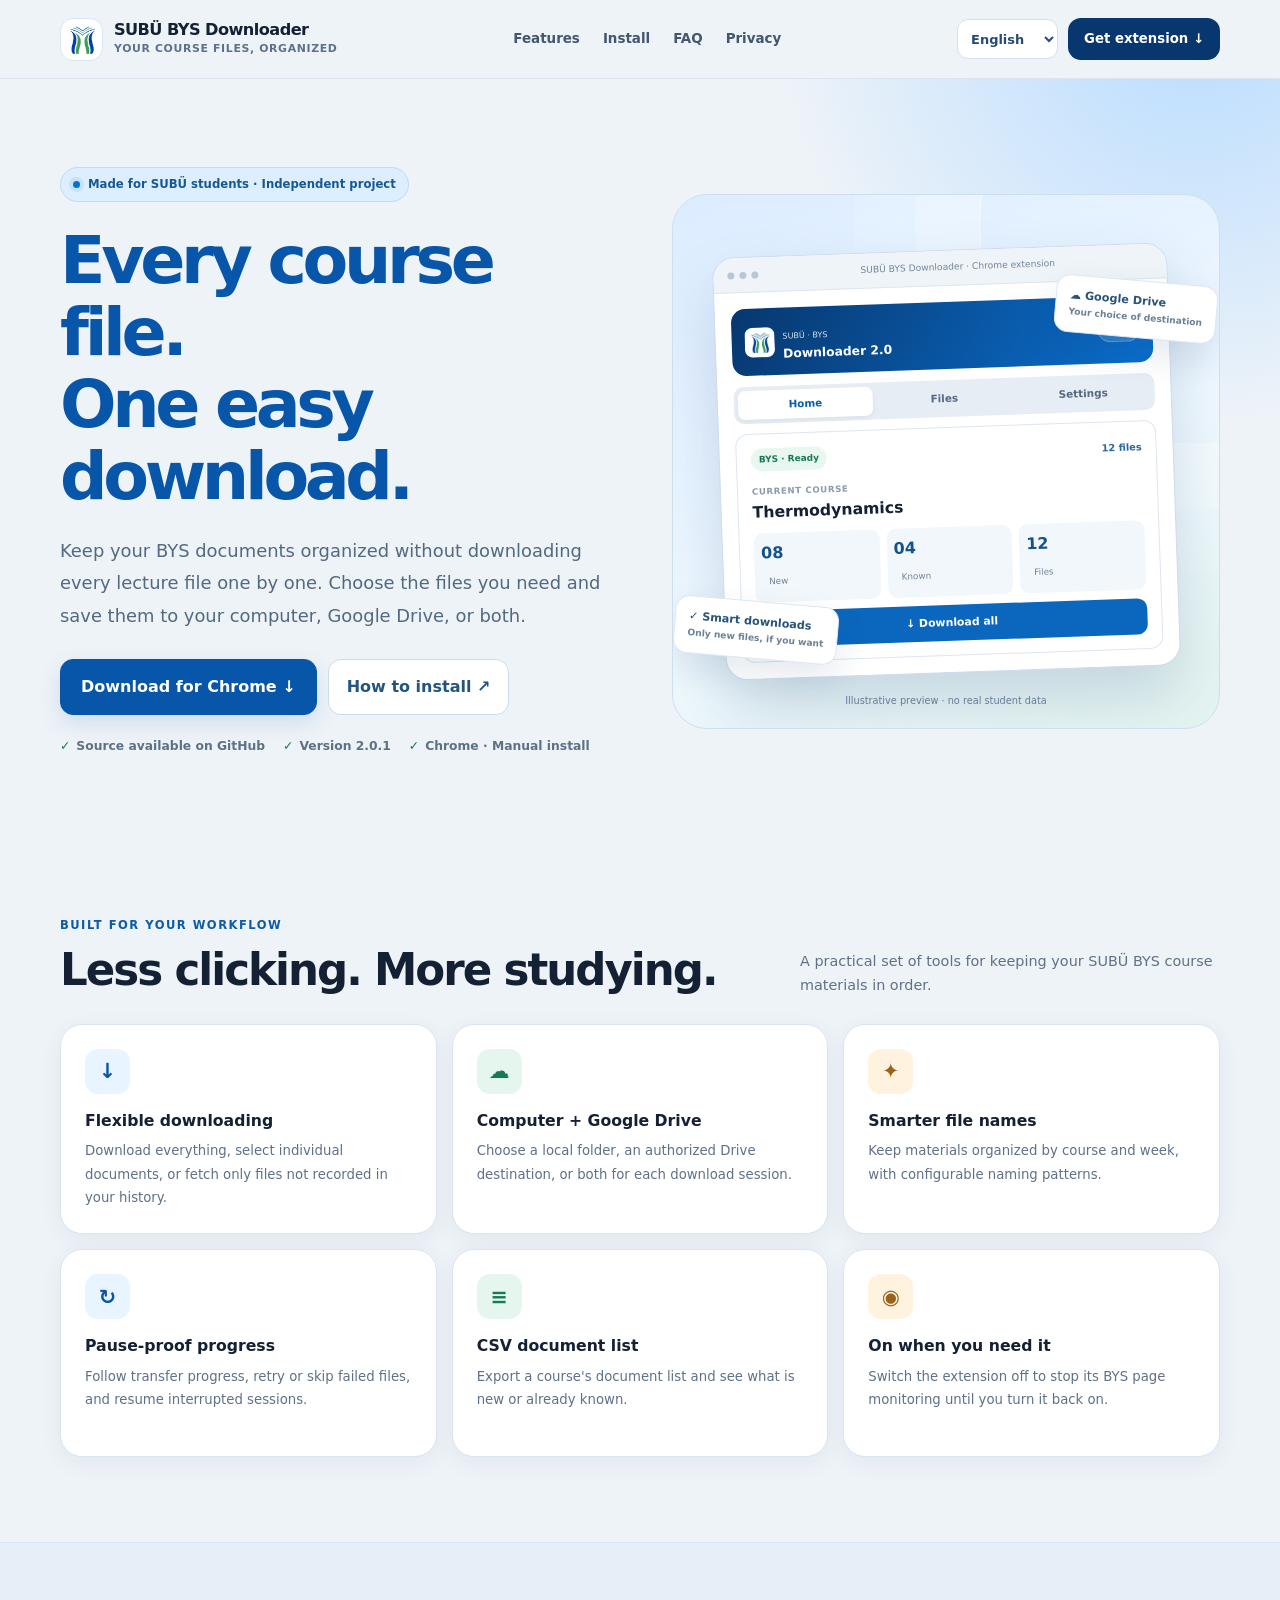
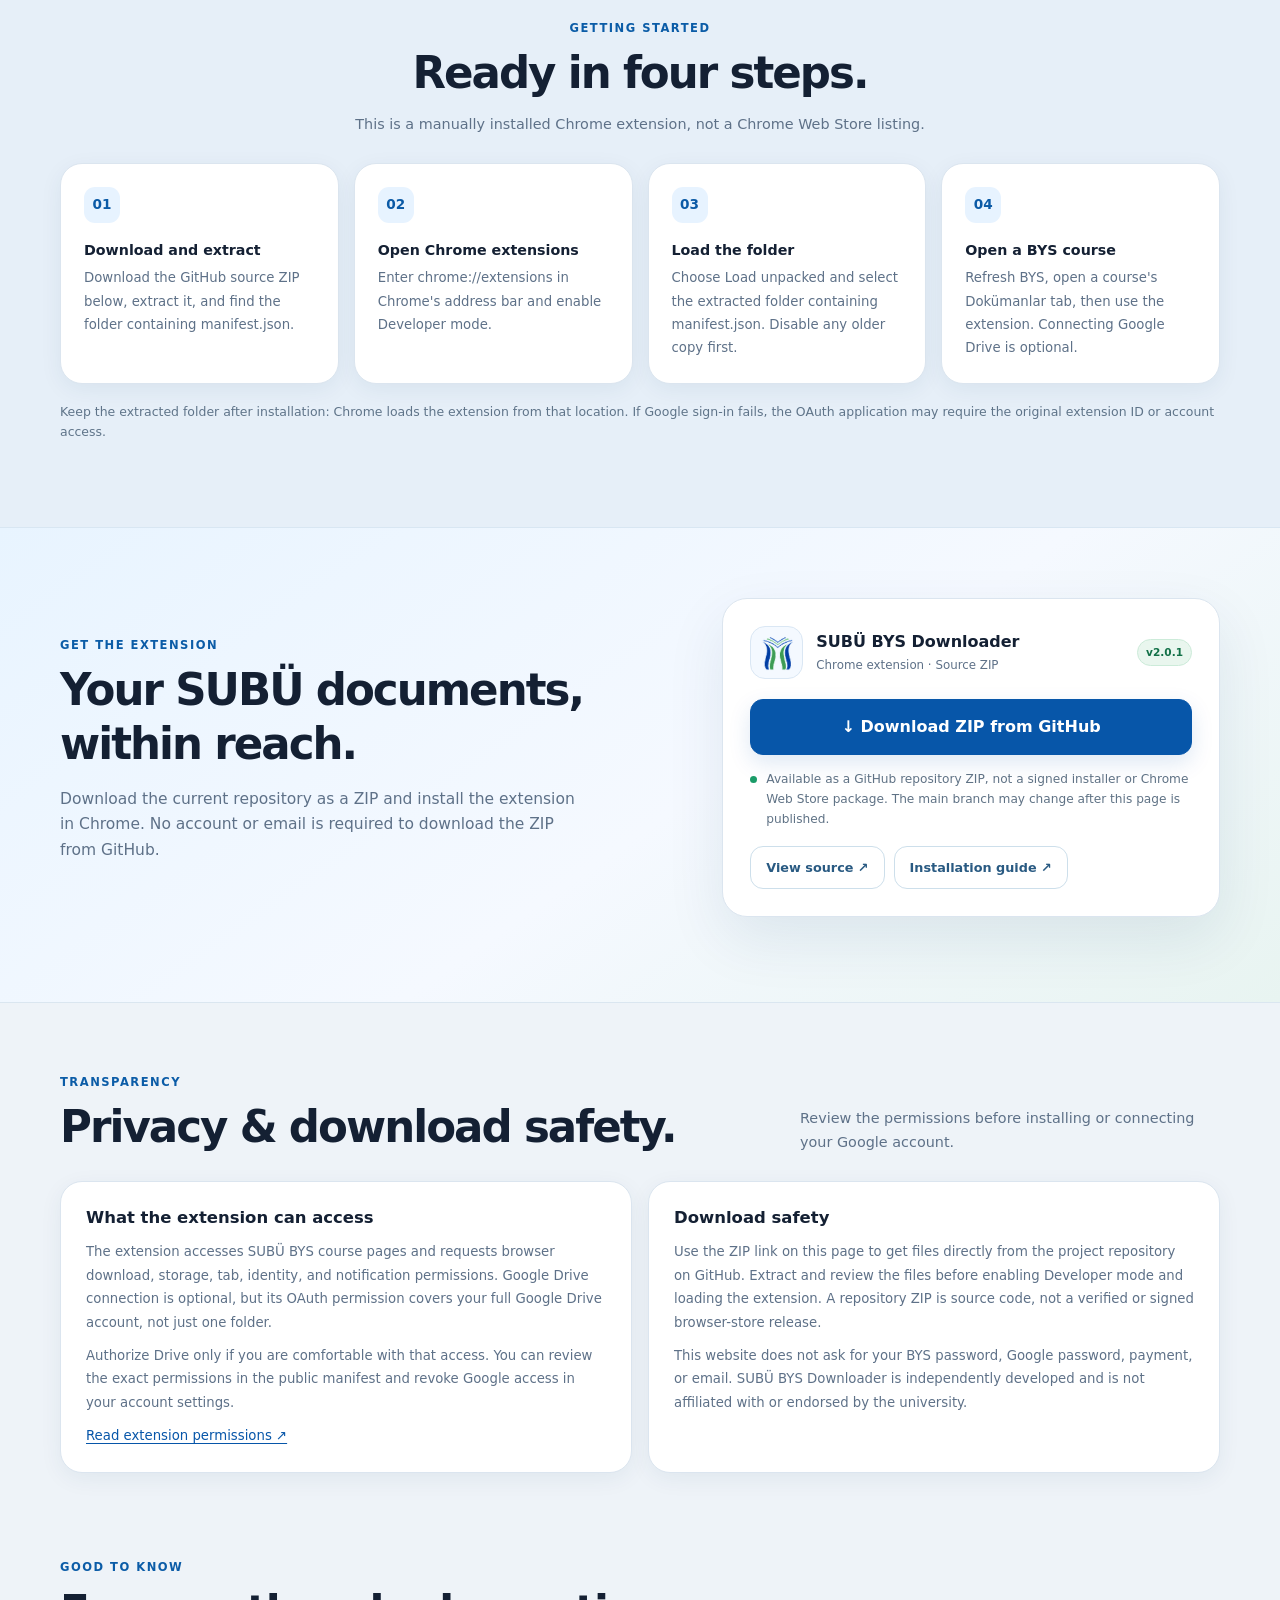
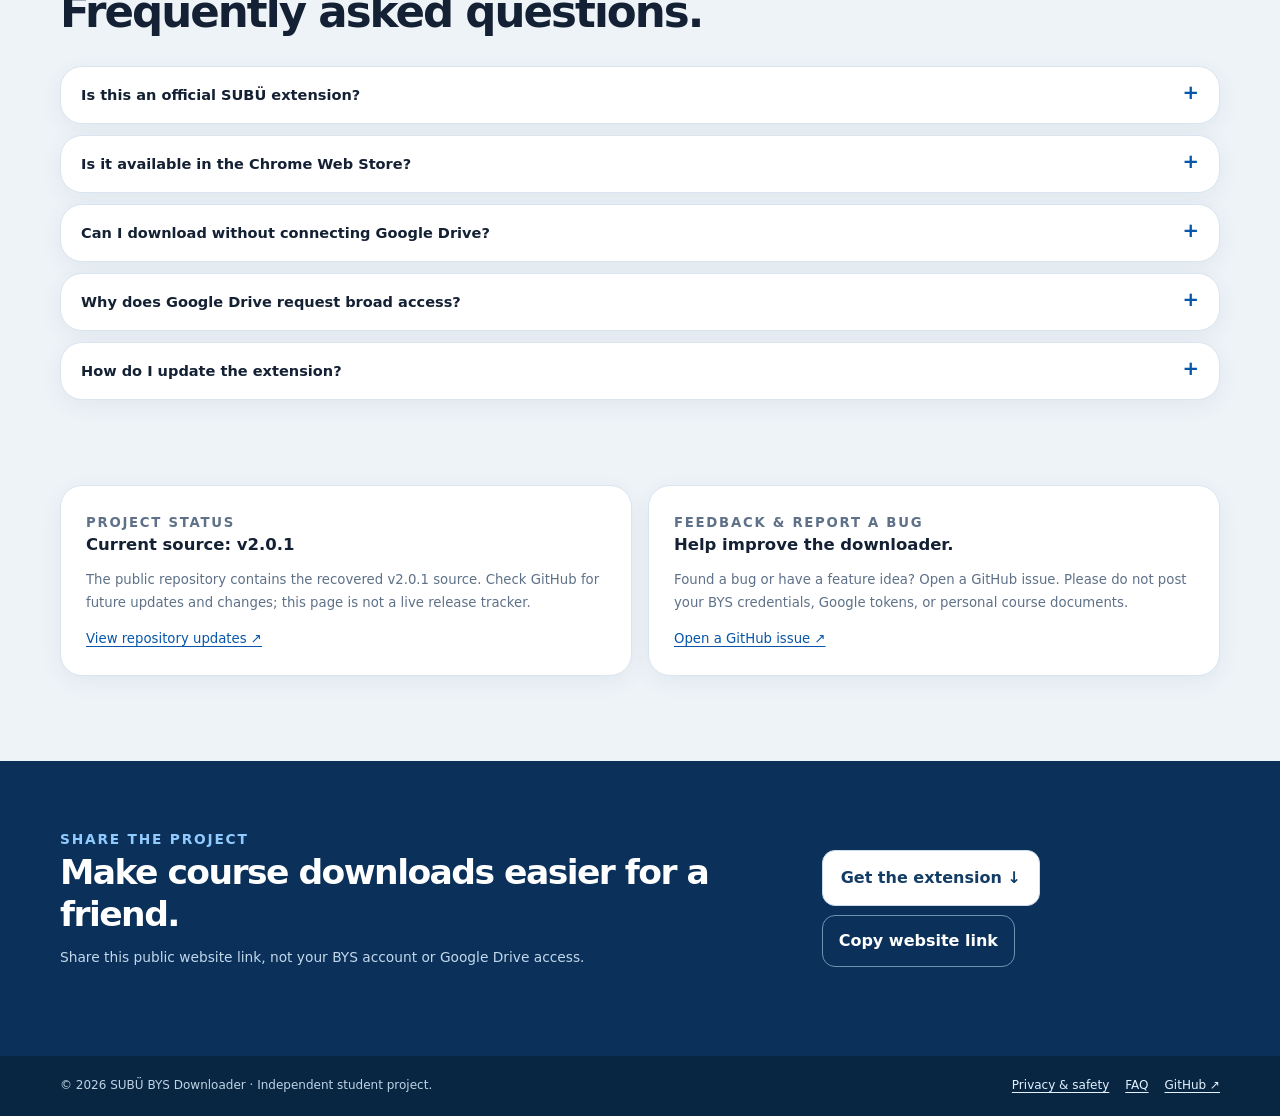
<file: index.html>
<!doctype html>
<html lang="en" dir="ltr">
<head>
  <meta charset="utf-8">
  <meta name="viewport" content="width=device-width,initial-scale=1">
  <meta name="theme-color" content="#eef3f8">
  <meta name="color-scheme" content="light">
  <meta name="description" content="SUBÜ BYS Downloader is an independent Chrome extension for organizing and downloading course documents from SUBÜ BYS. Download the source ZIP and follow the Chrome installation guide.">
  <meta property="og:type" content="website">
  <meta property="og:title" content="SUBÜ BYS Downloader — Your course files, organized.">
  <meta property="og:description" content="Download course documents from SUBÜ BYS to your computer, Google Drive, or both. Independent student project.">
  <meta property="og:url" content="https://abdallahkhayroun00-crypto.github.io/SUBU-BYS-Downloader/">
  <meta property="og:image" content="https://abdallahkhayroun00-crypto.github.io/SUBU-BYS-Downloader/icons/icon128.png">
  <link rel="icon" type="image/png" href="./icons/icon32.png">
  <title>SUBÜ BYS Downloader — Your course files, organized.</title>
  <style>
    :root{--navy:#07376e;--blue:#0756a9;--bright:#0b6fce;--ink:#142033;--muted:#5e7188;--bg:#eef3f8;--line:#dce5ef;--white:#fff;--cyan:#e9f5ff;--green:#177953;--shadow:0 22px 60px rgba(14,57,105,.09)}
    *,*::before,*::after{box-sizing:border-box}
    html{scroll-behavior:smooth;scroll-padding-top:100px}
    body{margin:0;background:var(--bg);color:var(--ink);font:16px/1.65 Inter,ui-sans-serif,system-ui,-apple-system,"Segoe UI",Arial,sans-serif;overflow-wrap:anywhere}
    a{color:inherit}button,select{font:inherit}button{cursor:pointer}
    a:focus-visible,button:focus-visible,select:focus-visible,summary:focus-visible{outline:3px solid #eaa72b;outline-offset:4px}
    .skip{position:absolute;top:-100px;inset-inline-start:14px;z-index:99;background:var(--navy);color:white;padding:9px 14px;border-radius:12px}.skip:focus{top:12px}
    .shell{width:min(1160px,calc(100% - 44px));margin-inline:auto}
    .top{position:sticky;top:0;z-index:20;background:rgba(238,243,248,.95);backdrop-filter:blur(16px);border-bottom:1px solid #dce5ef}
    .nav{min-height:78px;display:flex;align-items:center;gap:23px}
    .brand{display:inline-flex;align-items:center;gap:11px;text-decoration:none;flex-shrink:0}
    .brand img{width:43px;height:43px;object-fit:contain;border:1px solid #d8e5f3;background:white;padding:4px;border-radius:13px}
    .brand strong{display:block;font-size:1.01rem;line-height:1.25;letter-spacing:-.035em}.brand small{display:block;color:var(--muted);font-size:.68rem;font-weight:700;letter-spacing:.06em}
    .links{display:flex;gap:23px;margin-inline-start:auto;align-items:center}
    .links a{text-decoration:none;font-size:.84rem;font-weight:700;color:#42566e;white-space:nowrap}.links a:hover{color:var(--blue)}
    .actions{display:flex;align-items:center;gap:10px;margin-inline-start:auto}
    .language{min-height:40px;max-width:130px;background:white;border:1px solid #d3dfed;border-radius:11px;padding:6px 9px;color:#284b73;font-size:.81rem;font-weight:700}
    .nav-button,.primary,.secondary,.outline{display:inline-flex;align-items:center;justify-content:center;gap:8px;text-decoration:none;border-radius:13px;font-weight:800;text-align:center}
    .nav-button{color:white;background:var(--navy);padding:10px 16px;font-size:.83rem;white-space:nowrap}.nav-button:hover,.primary:hover{background:#064486}
    .hero-wrap{position:relative;overflow:hidden;isolation:isolate}
    .hero-wrap::before{content:"";position:absolute;z-index:-1;width:850px;height:850px;inset-inline-end:-340px;top:-500px;background:radial-gradient(circle,#b8dcff 0,rgba(184,220,255,.2) 57%,transparent 70%);border-radius:50%;pointer-events:none}
    .hero{display:grid;grid-template-columns:minmax(0,1fr) minmax(0,1fr);gap:clamp(34px,5vw,70px);align-items:center;padding-block:88px 90px}
    .eyebrow,.pill{display:inline-flex;align-items:center;gap:8px;padding:7px 12px;border-radius:99px;background:#dceeff;color:#165891;border:1px solid #c0dbf6;font-weight:800;font-size:.73rem}
    .eyebrow::before{content:"";width:7px;height:7px;border-radius:50%;background:#0b6fce;box-shadow:0 0 0 4px #0b6fce1b}
    h1{font-size:clamp(2.65rem,5.2vw,4.95rem);line-height:1.08;letter-spacing:-.065em;margin:23px 0 22px;max-width:620px}h1 span{display:block;color:var(--blue)}
    .lead{color:#526980;font-size:clamp(1rem,1.4vw,1.12rem);max-width:550px;margin:0 0 26px;line-height:1.82}
    .hero-buttons{display:flex;gap:11px;flex-wrap:wrap}.primary{background:var(--blue);color:white;border:1px solid var(--blue);padding:14px 20px;box-shadow:0 8px 22px #0756a922;min-height:52px}.secondary{background:white;color:#235580;border:1px solid #cbddeb;padding:14px 18px;min-height:52px}.secondary:hover,.outline:hover{border-color:var(--blue);background:#f4faff}
    .trust{margin-top:21px;display:flex;gap:9px 18px;flex-wrap:wrap;color:#5c7186;font-size:.77rem;font-weight:700}.trust span::before{content:"✓";margin-inline-end:6px;color:var(--green)}
    .showcase{position:relative;min-height:535px;border-radius:35px;border:1px solid #cddfee;background:linear-gradient(155deg,#dcecff 0%,#eff8ff 57%,#e4f4f0 100%);display:grid;place-items:center;overflow:hidden;padding:32px 24px}
    .showcase::before{content:"";position:absolute;width:440px;height:440px;border-radius:50%;border:1px solid #ffffffa0;box-shadow:0 0 0 64px #ffffff35,0 0 0 126px #ffffff18;inset-inline-end:-200px;top:-190px}
    .browser{position:relative;z-index:1;width:min(100%,455px);border:1px solid #cddbed;border-radius:22px;background:#fff;box-shadow:0 30px 60px #1647732c;overflow:hidden;transform:rotate(-2deg)}
    .browser-top{height:35px;background:#eff4f8;border-bottom:1px solid #dce7f0;display:flex;align-items:center;gap:5px;padding:0 14px}.dot{width:7px;height:7px;background:#b8c7d5;border-radius:50%}.browser-url{margin-inline:auto;color:#72859a;font-size:.57rem}
    .browser-body{padding:16px}.preview-head{display:flex;align-items:center;justify-content:space-between;gap:12px;padding:13px;border-radius:14px;background:linear-gradient(120deg,#07376e,#0b6fce);color:white}.preview-brand{display:flex;gap:8px;align-items:center}.preview-brand img{width:30px;height:30px;background:white;border-radius:8px;padding:3px}.preview-brand strong{display:block;font-size:.77rem;line-height:1.2}.preview-brand small{font-size:.5rem;opacity:.85}.power{font-size:.56rem;background:#ffffff27;border:1px solid #ffffff38;padding:4px 8px;border-radius:99px}
    .demo-tabs{display:flex;background:#e6edf5;border-radius:10px;padding:4px;gap:4px;margin-top:11px}.demo-tabs button{flex:1;border:0;background:transparent;color:#526980;font-size:.65rem;padding:6px 8px;border-radius:7px;font-weight:800}.demo-tabs button[aria-pressed="true"]{background:white;color:#0b5da8;box-shadow:0 2px 5px #112a4310}
    .demo-panel{border-radius:13px;border:1px solid #dce5ef;margin-top:10px;padding:14px;background:#fff;min-height:210px}.demo-top{display:flex;align-items:center;justify-content:space-between;gap:8px}.demo-badge{padding:4px 8px;border-radius:99px;background:#e8f7ef;color:#177953;font-size:.56rem;font-weight:800}.demo-count{font-size:.61rem;color:#2b699a;font-weight:800}.demo-label{font-size:.54rem;color:#8b9aaa;margin:13px 0 0;font-weight:800;letter-spacing:.07em;text-transform:uppercase}.demo-course{font-size:.98rem;line-height:1.4;margin:3px 0 10px}.demo-metrics{display:grid;grid-template-columns:repeat(3,1fr);gap:7px}.demo-metrics span{display:block;padding:7px;background:#f2f7fb;border-radius:9px;color:#718399;font-size:.55rem}.demo-metrics b{display:block;color:#14528a;font-size:1rem}
    .demo-line{display:flex;gap:8px;align-items:center;margin:7px 0;padding:10px;border-radius:9px;background:#f2f7fb;font-size:.63rem;color:#31526e}.demo-line b{margin-inline-start:auto;color:#18835c;font-size:.58rem}
    .demo-button{margin-top:9px;border:0;border-radius:10px;background:#0b67bd;color:white;width:100%;font-weight:800;padding:9px;font-size:.68rem;cursor:default}
    .float{position:absolute;z-index:2;border-radius:14px;border:1px solid #dce8f3;background:white;box-shadow:0 15px 35px #123a631c;padding:11px 13px;max-width:175px;font-size:.7rem;font-weight:800;color:#28537b}
    .float.one{top:85px;inset-inline-end:2px;transform:rotate(5deg)}.float.two{bottom:70px;inset-inline-start:1px;transform:rotate(5deg)}.float span{display:block;color:#6a8297;font-size:.57rem;font-weight:600}
    .demo-note{position:absolute;bottom:9px;color:#6d8299;font-size:.61rem;text-align:center}
    .section{padding-block:70px 85px}.section-head{display:flex;justify-content:space-between;align-items:end;gap:30px;margin-bottom:26px}.kicker{color:#0b5ca7;font-size:.72rem;letter-spacing:.13em;font-weight:900;text-transform:uppercase;margin:0 0 9px}h2{margin:0;font-size:clamp(1.9rem,3.4vw,3rem);letter-spacing:-.045em;line-height:1.23}h3{line-height:1.3}.section-desc{color:var(--muted);font-size:.9rem;max-width:420px;margin:0}
    .features{display:grid;grid-template-columns:repeat(3,minmax(0,1fr));gap:15px}.feature,.step,.download-card,.info-card,.faq details{background:#fff;border:1px solid #dbe5ef;border-radius:22px;box-shadow:0 6px 22px #173f6710}
    .feature{padding:24px;min-height:208px}.feature-icon{display:grid;place-items:center;width:45px;height:45px;border-radius:13px;background:#e8f4ff;color:#0957a2;font-weight:900;font-size:1.3rem}.feature:nth-child(2) .feature-icon,.feature:nth-child(5) .feature-icon{background:#e5f6ef;color:#167a54}.feature:nth-child(3) .feature-icon,.feature:nth-child(6) .feature-icon{background:#fff3e0;color:#9b6319}.feature h3{font-size:.98rem;margin:17px 0 8px}.feature p,.step p,.info-card p{font-size:.83rem;line-height:1.76;color:var(--muted);margin:0}
    .steps-band{padding-block:76px 84px;border-block:1px solid #d8e6f2;background:#e6eff8}.steps-band .section-head{display:block;text-align:center}.steps-band .section-desc{max-width:650px;margin:12px auto 0}.steps{display:grid;grid-template-columns:repeat(4,1fr);gap:15px}.step{padding:23px}.step-number{display:grid;place-items:center;width:36px;height:36px;background:#e7f3ff;color:#0b5aa6;border-radius:11px;font-size:.85rem;font-weight:900}.step h3{font-size:.89rem;margin:18px 0 7px}.note{margin:18px 0 0;color:#5f7489;font-size:.78rem}
    .download-section{background:linear-gradient(145deg,#e8f4ff,#f5f9ff 55%,#e8f4f1);border-bottom:1px solid #dae6f0}
    .download-grid{display:grid;grid-template-columns:1fr minmax(300px,.85fr);align-items:center;gap:clamp(30px,6vw,90px)}.download-copy>p:not(.kicker){font-size:.97rem;color:var(--muted);max-width:520px}.download-card{padding:27px;border-radius:25px;box-shadow:var(--shadow)}.download-top{display:flex;gap:13px;align-items:center;margin-bottom:20px}.download-top img{width:53px;height:53px;object-fit:contain;padding:6px;background:#f4f9ff;border:1px solid #dae7f4;border-radius:15px}.download-top strong{display:block;font-size:1rem}.download-top small{display:block;font-size:.74rem;color:var(--muted)}.version{margin-inline-start:auto;font-size:.66rem;background:#e9f6ee;border:1px solid #ccebd9;color:#137148;padding:4px 8px;border-radius:99px;font-weight:800}.download-card .primary{width:100%}.download-status{display:flex;gap:9px;align-items:flex-start;margin:14px 0;color:#5f7285;font-size:.76rem}.download-status::before{content:"";margin-top:7px;width:7px;height:7px;background:#1a9b68;border-radius:50%;flex-shrink:0}.outline{border:1px solid #cddfeb;padding:10px 15px;background:#fff;color:#295a82;font-size:.8rem;min-height:43px}.download-links{display:flex;gap:9px;flex-wrap:wrap;margin-top:17px}
    .info-grid{display:grid;grid-template-columns:repeat(2,minmax(0,1fr));gap:16px}.info-card{padding:25px}.info-card h3{font-size:1.03rem;margin:0 0 12px}.info-card p+p{margin-top:10px}.info-card a{color:#0756a9;text-underline-offset:3px}
    .faq{display:grid;gap:11px}.faq details{padding:0 20px}.faq summary{padding:16px 0;font-size:.91rem;font-weight:800;cursor:pointer;list-style:none;display:flex;justify-content:space-between;gap:12px}.faq summary::-webkit-details-marker{display:none}.faq summary::after{content:"+";font-size:1.23rem;line-height:1;color:var(--blue)}.faq details[open] summary::after{content:"−"}.faq details p{margin:0 0 16px;color:var(--muted);font-size:.84rem}
    .share-band{background:#0b315b;color:white;padding-block:57px}.share-grid{display:flex;justify-content:space-between;align-items:center;gap:25px}.share-grid h2{font-size:clamp(1.55rem,2.7vw,2.3rem)}.share-grid p{color:#c2d8eb;font-size:.86rem;margin:10px 0 0;max-width:620px}.share-actions{display:flex;gap:9px;flex-wrap:wrap}.share-actions .secondary{color:#143d66}.share-actions button{background:transparent;color:white;border:1px solid #7092b2;border-radius:13px;padding:12px 16px;font-weight:800}.share-actions button:hover{background:#ffffff15}
    .feedback{min-height:1.5em;font-size:.75rem;color:#d9eeff;margin:8px 0 0}
    footer{background:#082642;color:#bfd3e5;padding:20px 0;font-size:.75rem}.footer-inner{display:flex;justify-content:space-between;align-items:center;gap:14px;flex-wrap:wrap}.footer-inner a{color:#e4f2ff;text-underline-offset:3px}.footlinks{display:flex;gap:16px;flex-wrap:wrap}
    [dir="rtl"] h1,[dir="rtl"] h2{letter-spacing:0}[dir="rtl"] .browser{transform:rotate(2deg)}[dir="rtl"] .float.one{transform:rotate(-5deg)}[dir="rtl"] .float.two{transform:rotate(-5deg)}[dir="rtl"] .language{direction:ltr}
    @media(max-width:980px){.links{display:none}.hero{grid-template-columns:1fr;gap:42px}.showcase{width:min(100%,630px);margin-inline:auto}.features{grid-template-columns:repeat(2,1fr)}.steps{grid-template-columns:repeat(2,1fr)}}
    @media(max-width:660px){.shell{width:min(100% - 34px,1160px)}.nav{min-height:70px;gap:8px}.brand img{width:36px;height:36px}.brand strong{font-size:.84rem}.brand small{font-size:.6rem}.actions{gap:7px}.language{max-width:101px;font-size:.72rem;min-height:37px;padding:5px}.nav-button{font-size:.74rem;padding:9px 10px}.hero{padding-block:55px 65px;gap:34px}h1{font-size:clamp(2.6rem,10.5vw,4rem)}.hero-buttons a{flex:1}.showcase{min-height:475px;padding:28px 16px;border-radius:28px}.browser{width:min(100%,375px)}.float{font-size:.62rem;max-width:133px;padding:8px}.float.one{top:65px}.float.two{bottom:44px}.section{padding-block:59px 65px}.section-head{display:block}.section-desc{margin-top:12px}.features{gap:10px}.feature{padding:18px;min-height:205px}.feature p{font-size:.78rem}.steps{grid-template-columns:1fr;gap:11px}.step{padding:19px}.download-grid,.info-grid{grid-template-columns:1fr}.download-card{padding:20px}.share-grid{align-items:flex-start;flex-direction:column}.footlinks{gap:9px}}
    @media(max-width:380px){.nav-button{display:none}.features{grid-template-columns:1fr}.feature{min-height:0}.float{display:none}}
    @media(prefers-reduced-motion:reduce){html{scroll-behavior:auto}*,*::before,*::after{transition:none!important;animation:none!important}}
  </style>
</head>
<body>
  <a class="skip" href="#main">Skip to content</a>
  <header class="top"><div class="shell nav">
    <a class="brand" href="#top" aria-label="SUBÜ BYS Downloader home"><img src="./icons/icon128.png" alt=""><span><strong>SUBÜ BYS Downloader</strong><small data-i18n="brandSmall">YOUR COURSE FILES, ORGANIZED</small></span></a>
    <nav class="links" aria-label="Main navigation"><a href="#features" data-i18n="navFeatures">Features</a><a href="#install" data-i18n="navInstall">Install</a><a href="#faq" data-i18n="navFaq">FAQ</a><a href="#privacy" data-i18n="navPrivacy">Privacy</a></nav>
    <div class="actions"><label for="language" class="visually-hidden" style="position:absolute;width:1px;height:1px;overflow:hidden;clip-path:inset(50%)">Language</label><select class="language" id="language" aria-label="Website language"><option value="en">English</option><option value="ar">العربية</option><option value="tr">Türkçe</option><option value="fr">Français</option><option value="de">Deutsch</option></select><a class="nav-button" href="#download" data-i18n="navGet">Get extension ↓</a></div>
  </div></header>
  <main id="main">
    <section id="top" class="hero-wrap"><div class="shell hero">
      <div><span class="eyebrow" data-i18n="eyebrow">Made for SUBÜ students · Independent project</span><h1><span data-i18n="hero1">Every course file.</span><span data-i18n="hero2">One easy download.</span></h1><p class="lead" data-i18n="lead">Keep your BYS documents organized without downloading every lecture file one by one. Choose the files you need and save them to your computer, Google Drive, or both.</p>
        <div class="hero-buttons"><a class="primary" href="#download" data-i18n="heroDownload">Download for Chrome ↓</a><a class="secondary" href="#install" data-i18n="heroInstall">How to install ↗</a></div>
        <div class="trust"><span data-i18n="trust1">Source available on GitHub</span><span data-i18n="trust2">Version 2.0.1</span><span data-i18n="trust3">Chrome · Manual install</span></div>
      </div>
      <div class="showcase" aria-label="Illustrative extension preview"><div class="browser">
        <div class="browser-top"><i class="dot"></i><i class="dot"></i><i class="dot"></i><span class="browser-url">SUBÜ BYS Downloader · Chrome extension</span></div>
        <div class="browser-body"><div class="preview-head"><div class="preview-brand"><img src="./icons/icon128.png" alt=""><div><small>SUBÜ · BYS</small><strong>Downloader 2.0</strong></div></div><span class="power">● ON</span></div>
          <div class="demo-tabs" role="group" aria-label="Interactive preview"><button type="button" data-demo="home" aria-pressed="true" data-i18n="demoHome">Home</button><button type="button" data-demo="files" aria-pressed="false" data-i18n="demoFiles">Files</button><button type="button" data-demo="settings" aria-pressed="false" data-i18n="demoSettings">Settings</button></div>
          <div class="demo-panel" id="demo-panel"><div class="demo-top"><span class="demo-badge" data-i18n="demoReady">BYS · Ready</span><span class="demo-count" data-i18n="demoCount">12 files</span></div><p class="demo-label" data-i18n="demoCourseLabel">Current course</p><h3 class="demo-course" data-i18n="demoCourse">Thermodynamics</h3><div class="demo-metrics"><span><b>08</b><span data-i18n="demoNew">New</span></span><span><b>04</b><span data-i18n="demoSaved">Known</span></span><span><b>12</b><span data-i18n="demoLinks">Files</span></span></div><button class="demo-button" type="button" disabled data-i18n="demoAction">↓ Download all</button></div>
        </div>
      </div><div class="float one">☁ Google Drive<span data-i18n="floatOne">Your choice of destination</span></div><div class="float two">✓ Smart downloads<span data-i18n="floatTwo">Only new files, if you want</span></div><p class="demo-note" data-i18n="previewNote">Illustrative preview · no real student data</p></div>
    </div></section>
    <section id="features" class="section"><div class="shell"><div class="section-head"><div><p class="kicker" data-i18n="featureKicker">BUILT FOR YOUR WORKFLOW</p><h2 data-i18n="featureTitle">Less clicking. More studying.</h2></div><p class="section-desc" data-i18n="featureDesc">A practical set of tools for keeping your SUBÜ BYS course materials in order.</p></div>
      <div class="features"><article class="feature"><span class="feature-icon">↓</span><h3 data-i18n="f1Title">Flexible downloading</h3><p data-i18n="f1Text">Download everything, select individual documents, or fetch only files not recorded in your history.</p></article><article class="feature"><span class="feature-icon">☁</span><h3 data-i18n="f2Title">Computer + Google Drive</h3><p data-i18n="f2Text">Choose a local folder, an authorized Drive destination, or both for each download session.</p></article><article class="feature"><span class="feature-icon">✦</span><h3 data-i18n="f3Title">Smarter file names</h3><p data-i18n="f3Text">Keep materials organized by course and week, with configurable naming patterns.</p></article><article class="feature"><span class="feature-icon">↻</span><h3 data-i18n="f4Title">Pause-proof progress</h3><p data-i18n="f4Text">Follow transfer progress, retry or skip failed files, and resume interrupted sessions.</p></article><article class="feature"><span class="feature-icon">≡</span><h3 data-i18n="f5Title">CSV document list</h3><p data-i18n="f5Text">Export a course's document list and see what is new or already known.</p></article><article class="feature"><span class="feature-icon">◉</span><h3 data-i18n="f6Title">On when you need it</h3><p data-i18n="f6Text">Switch the extension off to stop its BYS page monitoring until you turn it back on.</p></article></div>
    </div></section>
    <section id="install" class="steps-band"><div class="shell"><div class="section-head"><p class="kicker" data-i18n="installKicker">GETTING STARTED</p><h2 data-i18n="installTitle">Ready in four steps.</h2><p class="section-desc" data-i18n="installDesc">This is a manually installed Chrome extension, not a Chrome Web Store listing.</p></div>
      <div class="steps"><article class="step"><span class="step-number">01</span><h3 data-i18n="step1Title">Download and extract</h3><p data-i18n="step1Text">Download the GitHub source ZIP below, extract it, and find the folder containing manifest.json.</p></article><article class="step"><span class="step-number">02</span><h3 data-i18n="step2Title">Open Chrome extensions</h3><p data-i18n="step2Text">Enter chrome://extensions in Chrome's address bar and enable Developer mode.</p></article><article class="step"><span class="step-number">03</span><h3 data-i18n="step3Title">Load the folder</h3><p data-i18n="step3Text">Choose Load unpacked and select the extracted folder containing manifest.json. Disable any older copy first.</p></article><article class="step"><span class="step-number">04</span><h3 data-i18n="step4Title">Open a BYS course</h3><p data-i18n="step4Text">Refresh BYS, open a course's Dokümanlar tab, then use the extension. Connecting Google Drive is optional.</p></article></div><p class="note" data-i18n="installNote">Keep the extracted folder after installation: Chrome loads the extension from that location. If the Google sign-in fails, the OAuth application may require the original extension ID or account access.</p>
    </div></section>
    <section id="download" class="section download-section"><div class="shell download-grid"><div class="download-copy"><p class="kicker" data-i18n="downloadKicker">GET THE EXTENSION</p><h2 data-i18n="downloadTitle">Your SUBÜ documents, within reach.</h2><p data-i18n="downloadDesc">Download the current repository as a ZIP and install the extension in Chrome. No account or email is required to download the ZIP from GitHub.</p></div>
      <div class="download-card"><div class="download-top"><img src="./icons/icon128.png" alt=""><div><strong data-i18n="cardTitle">SUBÜ BYS Downloader</strong><small data-i18n="cardSub">Chrome extension · Source ZIP</small></div><span class="version">v2.0.1</span></div><a class="primary" href="https://github.com/abdallahkhayroun00-crypto/SUBU-BYS-Downloader/archive/refs/heads/main.zip" data-i18n="downloadButton">↓ Download ZIP from GitHub</a><p class="download-status" data-i18n="downloadStatus">Available as a GitHub repository ZIP, not a signed installer or Chrome Web Store package. The main branch may change after this page is published.</p><div class="download-links"><a class="outline" href="https://github.com/abdallahkhayroun00-crypto/SUBU-BYS-Downloader" target="_blank" rel="noopener noreferrer" data-i18n="sourceButton">View source ↗</a><a class="outline" href="#install" data-i18n="guideButton">Installation guide ↗</a></div></div>
    </div></section>
    <section id="privacy" class="section"><div class="shell"><div class="section-head"><div><p class="kicker" data-i18n="privacyKicker">TRANSPARENCY</p><h2 data-i18n="privacyTitle">Privacy &amp; download safety.</h2></div><p class="section-desc" data-i18n="privacyDesc">Review the permissions before installing or connecting your Google account.</p></div><div class="info-grid">
      <article class="info-card"><h3 data-i18n="privacy1Title">What the extension can access</h3><p data-i18n="privacy1Text">The extension accesses SUBÜ BYS course pages and requests browser download, storage, tab, identity, and notification permissions. Google Drive connection is optional, but its OAuth permission covers your full Google Drive account, not just one folder.</p><p data-i18n="privacy1More">Authorize Drive only if you are comfortable with that access. You can review the exact permissions in the public manifest and revoke Google access in your account settings.</p><p><a href="https://github.com/abdallahkhayroun00-crypto/SUBU-BYS-Downloader/blob/main/manifest.json" target="_blank" rel="noopener noreferrer" data-i18n="manifestLink">Read extension permissions ↗</a></p></article>
      <article class="info-card" id="download-safety"><h3 data-i18n="privacy2Title">Download safety</h3><p data-i18n="privacy2Text">Use the ZIP link on this page to get files directly from the project repository on GitHub. Extract and review the files before enabling Developer mode and loading the extension. A repository ZIP is source code, not a verified or signed browser-store release.</p><p data-i18n="privacy2More">This website does not ask for your BYS password, Google password, payment, or email. SUBÜ BYS Downloader is independently developed and is not affiliated with or endorsed by the university.</p></article>
    </div></div></section>
    <section id="faq" class="section" style="padding-top:0"><div class="shell"><div class="section-head"><div><p class="kicker" data-i18n="faqKicker">GOOD TO KNOW</p><h2 data-i18n="faqTitle">Frequently asked questions.</h2></div></div><div class="faq">
      <details><summary data-i18n="q1">Is this an official SUBÜ extension?</summary><p data-i18n="a1">No. It is an independent student project, not an official SUBÜ service or university-endorsed tool.</p></details>
      <details><summary data-i18n="q2">Is it available in the Chrome Web Store?</summary><p data-i18n="a2">The version linked here is installed manually from the GitHub source ZIP. There is no Chrome Web Store download link on this page.</p></details>
      <details><summary data-i18n="q3">Can I download without connecting Google Drive?</summary><p data-i18n="a3">Yes. Choose Computer as the download destination. Google Drive authorization is optional and is only needed for Drive uploads.</p></details>
      <details><summary data-i18n="q4">Why does Google Drive request broad access?</summary><p data-i18n="a4">Version 2.0.1 requests the full Google Drive OAuth scope. This allows more access than a single selected folder. Review the permissions before connecting; Google sign-in may also depend on the extension's OAuth configuration.</p></details>
      <details><summary data-i18n="q5">How do I update the extension?</summary><p data-i18n="a5">Download the latest repository ZIP, extract it to a stable folder, disable or remove the old extension, and load the updated folder in Chrome. Review the source and version first.</p></details>
    </div></div></section>
    <section id="updates" class="section" style="padding-top:0"><div class="shell"><div class="info-grid"><article class="info-card"><p class="kicker" data-i18n="updateKicker">PROJECT STATUS</p><h3 data-i18n="updateTitle">Current source: v2.0.1</h3><p data-i18n="updateText">The public repository contains the recovered v2.0.1 source. Check GitHub for future updates and changes; this page is not a live release tracker.</p><p style="margin-top:12px"><a href="https://github.com/abdallahkhayroun00-crypto/SUBU-BYS-Downloader/commits/main/" target="_blank" rel="noopener noreferrer" data-i18n="updateLink">View repository updates ↗</a></p></article><article class="info-card"><p class="kicker" data-i18n="feedbackKicker">FEEDBACK &amp; REPORT A BUG</p><h3 data-i18n="feedbackTitle">Help improve the downloader.</h3><p data-i18n="feedbackText">Found a bug or have a feature idea? Open a GitHub issue. Please do not post your BYS credentials, Google tokens, or personal course documents.</p><p style="margin-top:12px"><a href="https://github.com/abdallahkhayroun00-crypto/SUBU-BYS-Downloader/issues/new" target="_blank" rel="noopener noreferrer" data-i18n="feedbackLink">Open a GitHub issue ↗</a></p></article></div></div></section>
    <section class="share-band" id="share"><div class="shell share-grid"><div><p class="kicker" style="color:#91caff" data-i18n="shareKicker">SHARE THE PROJECT</p><h2 data-i18n="shareTitle">Make course downloads easier for a friend.</h2><p data-i18n="shareDesc">Share this public website link, not your BYS account or Google Drive access.</p><p class="feedback" id="share-feedback" role="status" aria-live="polite"></p></div><div class="share-actions"><a class="secondary" href="#download" data-i18n="shareGet">Get the extension ↓</a><button id="copy-link" type="button" data-i18n="shareCopy">Copy website link</button></div></div></section>
  </main>
  <footer><div class="shell footer-inner"><span>© <span id="year">2026</span> SUBÜ BYS Downloader · <span data-i18n="footerNote">Independent student project.</span></span><div class="footlinks"><a href="#privacy" data-i18n="footerPrivacy">Privacy &amp; safety</a><a href="#faq" data-i18n="footerFaq">FAQ</a><a href="https://github.com/abdallahkhayroun00-crypto/SUBU-BYS-Downloader" target="_blank" rel="noopener noreferrer">GitHub ↗</a></div></div></footer>
  <script>
    (function(){
      "use strict";
      var strings={
        en:{brandSmall:"YOUR COURSE FILES, ORGANIZED",navFeatures:"Features",navInstall:"Install",navFaq:"FAQ",navPrivacy:"Privacy",navGet:"Get extension ↓",eyebrow:"Made for SUBÜ students · Independent project",hero1:"Every course file.",hero2:"One easy download.",lead:"Keep your BYS documents organized without downloading every lecture file one by one. Choose the files you need and save them to your computer, Google Drive, or both.",heroDownload:"Download for Chrome ↓",heroInstall:"How to install ↗",trust1:"Source available on GitHub",trust2:"Version 2.0.1",trust3:"Chrome · Manual install",demoHome:"Home",demoFiles:"Files",demoSettings:"Settings",demoReady:"BYS · Ready",demoCount:"12 files",demoCourseLabel:"Current course",demoCourse:"Thermodynamics",demoNew:"New",demoSaved:"Known",demoLinks:"Files",demoAction:"↓ Download all",demoFile1:"Week 01 · Introduction.pdf",demoFile2:"Week 02 · Lecture.pdf",demoFile3:"Week 03 · Exercise.pdf",demoSetting1:"Smart file names",demoSetting2:"Course folders",demoSetting3:"Retry failed files",floatOne:"Your choice of destination",floatTwo:"Only new files, if you want",previewNote:"Illustrative preview · no real student data",featureKicker:"BUILT FOR YOUR WORKFLOW",featureTitle:"Less clicking. More studying.",featureDesc:"A practical set of tools for keeping your SUBÜ BYS course materials in order.",f1Title:"Flexible downloading",f1Text:"Download everything, select individual documents, or fetch only files not recorded in your history.",f2Title:"Computer + Google Drive",f2Text:"Choose a local folder, an authorized Drive destination, or both for each download session.",f3Title:"Smarter file names",f3Text:"Keep materials organized by course and week, with configurable naming patterns.",f4Title:"Pause-proof progress",f4Text:"Follow transfer progress, retry or skip failed files, and resume interrupted sessions.",f5Title:"CSV document list",f5Text:"Export a course's document list and see what is new or already known.",f6Title:"On when you need it",f6Text:"Switch the extension off to stop its BYS page monitoring until you turn it back on.",installKicker:"GETTING STARTED",installTitle:"Ready in four steps.",installDesc:"This is a manually installed Chrome extension, not a Chrome Web Store listing.",step1Title:"Download and extract",step1Text:"Download the GitHub source ZIP below, extract it, and find the folder containing manifest.json.",step2Title:"Open Chrome extensions",step2Text:"Enter chrome://extensions in Chrome's address bar and enable Developer mode.",step3Title:"Load the folder",step3Text:"Choose Load unpacked and select the extracted folder containing manifest.json. Disable any older copy first.",step4Title:"Open a BYS course",step4Text:"Refresh BYS, open a course's Dokümanlar tab, then use the extension. Connecting Google Drive is optional.",installNote:"Keep the extracted folder after installation: Chrome loads the extension from that location. If Google sign-in fails, the OAuth application may require the original extension ID or account access.",downloadKicker:"GET THE EXTENSION",downloadTitle:"Your SUBÜ documents, within reach.",downloadDesc:"Download the current repository as a ZIP and install the extension in Chrome. No account or email is required to download the ZIP from GitHub.",cardTitle:"SUBÜ BYS Downloader",cardSub:"Chrome extension · Source ZIP",downloadButton:"↓ Download ZIP from GitHub",downloadStatus:"Available as a GitHub repository ZIP, not a signed installer or Chrome Web Store package. The main branch may change after this page is published.",sourceButton:"View source ↗",guideButton:"Installation guide ↗",privacyKicker:"TRANSPARENCY",privacyTitle:"Privacy & download safety.",privacyDesc:"Review the permissions before installing or connecting your Google account.",privacy1Title:"What the extension can access",privacy1Text:"The extension accesses SUBÜ BYS course pages and requests browser download, storage, tab, identity, and notification permissions. Google Drive connection is optional, but its OAuth permission covers your full Google Drive account, not just one folder.",privacy1More:"Authorize Drive only if you are comfortable with that access. You can review the exact permissions in the public manifest and revoke Google access in your account settings.",manifestLink:"Read extension permissions ↗",privacy2Title:"Download safety",privacy2Text:"Use the ZIP link on this page to get files directly from the project repository on GitHub. Extract and review the files before enabling Developer mode and loading the extension. A repository ZIP is source code, not a verified or signed browser-store release.",privacy2More:"This website does not ask for your BYS password, Google password, payment, or email. SUBÜ BYS Downloader is independently developed and is not affiliated with or endorsed by the university.",faqKicker:"GOOD TO KNOW",faqTitle:"Frequently asked questions.",q1:"Is this an official SUBÜ extension?",a1:"No. It is an independent student project, not an official SUBÜ service or university-endorsed tool.",q2:"Is it available in the Chrome Web Store?",a2:"The version linked here is installed manually from the GitHub source ZIP. There is no Chrome Web Store download link on this page.",q3:"Can I download without connecting Google Drive?",a3:"Yes. Choose Computer as the download destination. Google Drive authorization is optional and is only needed for Drive uploads.",q4:"Why does Google Drive request broad access?",a4:"Version 2.0.1 requests the full Google Drive OAuth scope. This allows more access than a single selected folder. Review the permissions before connecting; Google sign-in may also depend on the extension's OAuth configuration.",q5:"How do I update the extension?",a5:"Download the latest repository ZIP, extract it to a stable folder, disable or remove the old extension, and load the updated folder in Chrome. Review the source and version first.",updateKicker:"PROJECT STATUS",updateTitle:"Current source: v2.0.1",updateText:"The public repository contains the recovered v2.0.1 source. Check GitHub for future updates and changes; this page is not a live release tracker.",updateLink:"View repository updates ↗",feedbackKicker:"FEEDBACK & REPORT A BUG",feedbackTitle:"Help improve the downloader.",feedbackText:"Found a bug or have a feature idea? Open a GitHub issue. Please do not post your BYS credentials, Google tokens, or personal course documents.",feedbackLink:"Open a GitHub issue ↗",shareKicker:"SHARE THE PROJECT",shareTitle:"Make course downloads easier for a friend.",shareDesc:"Share this public website link, not your BYS account or Google Drive access.",shareGet:"Get the extension ↓",shareCopy:"Copy website link",shareCopied:"Website link copied!",shareFailed:"Copy unavailable. Use your browser's Share or Copy link option.",footerNote:"Independent student project.",footerPrivacy:"Privacy & safety",footerFaq:"FAQ"},
        ar:{brandSmall:"ملفات موادك، منظمة",navFeatures:"المميزات",navInstall:"التثبيت",navFaq:"الأسئلة",navPrivacy:"الخصوصية",navGet:"حمّل الإضافة ↓",eyebrow:"لطلاب SUBÜ · مشروع مستقل",hero1:"ملفات موادك كاملة.",hero2:"بتحميل أسهل.",lead:"نظّم وثائق BYS بلا ما تحمّل كل ملف ديال المحاضرة بوحدو. اختار الملفات اللي بغيتي وحفظها فالكمبيوتر أو Google Drive أو بجوج.",heroDownload:"تحميل إضافة Chrome ↓",heroInstall:"طريقة التثبيت ↗",trust1:"الكود متاح على GitHub",trust2:"الإصدار 2.0.1",trust3:"Chrome · تثبيت يدوي",demoHome:"الرئيسية",demoFiles:"الملفات",demoSettings:"الإعدادات",demoReady:"BYS · جاهز",demoCount:"12 ملف",demoCourseLabel:"المادة الحالية",demoCourse:"الديناميكا الحرارية",demoNew:"جديد",demoSaved:"معروف",demoLinks:"ملفات",demoAction:"↓ تحميل الكل",demoFile1:"الأسبوع 01 · مقدمة.pdf",demoFile2:"الأسبوع 02 · محاضرة.pdf",demoFile3:"الأسبوع 03 · تمارين.pdf",demoSetting1:"أسماء ذكية للملفات",demoSetting2:"مجلد لكل مادة",demoSetting3:"إعادة محاولة الملفات",floatOne:"اختار فين تحفظ ملفاتك",floatTwo:"حمّل غير الملفات الجديدة",previewNote:"عرض توضيحي · بلا بيانات طلاب حقيقية",featureKicker:"مصممة لطريقتك فالدراسة",featureTitle:"ضغطات أقل، وقت أكثر للدراسة.",featureDesc:"أدوات عملية لتنظيم ملفات المواد ديالك على SUBÜ BYS.",f1Title:"تحميل مرن",f1Text:"حمّل كلشي، اختار ملفات معينة، أو حمّل غير الملفات اللي ما تسجلاتش فالسجل.",f2Title:"الكمبيوتر وGoogle Drive",f2Text:"حفظ فالكمبيوتر أو فالمجلد اللي أذنت به فـ Drive أو فيهما بجوج.",f3Title:"أسماء ملفات منظمة",f3Text:"رتّب وثائقك حسب المادة والأسبوع، مع عدة اختيارات لتسمية الملفات.",f4Title:"استئناف التحميل",f4Text:"تابع التقدم، عاود المحاولة أو تجاوز الملف اللي فيه مشكل، وكمل العملية إذا تقطعات.",f5Title:"تصدير قائمة CSV",f5Text:"صدّر قائمة وثائق المادة وتعرّف على الملفات الجديدة واللي سبق تسجلات.",f6Title:"شغّلها وقت الحاجة",f6Text:"يمكن ليك تطفي الإضافة باش توقف مراقبة صفحة BYS حتى تعاود تشغّلها.",installKicker:"كيفاش تبدأ",installTitle:"أربع خطوات للتثبيت.",installDesc:"هاد الإضافة كتتثبت يدوياً فـ Chrome وماشي منشورة هنا فـ Chrome Web Store.",step1Title:"حمّل وفك الضغط",step1Text:"حمّل ZIP من GitHub وفك الضغط عليه، ولقا المجلد اللي فيه manifest.json.",step2Title:"فتح إعدادات إضافات Chrome",step2Text:"كتب chrome://extensions فشريط العنوان وفعّل Developer mode.",step3Title:"اختار مجلد الإضافة",step3Text:"ضغط على Load unpacked واختار المجلد اللي فيه manifest.json. عطّل النسخة القديمة إذا كانت عندك.",step4Title:"فتح مادة فـ BYS",step4Text:"حدّث صفحة BYS، حل مادة ودخل لـ Dokümanlar ومن بعد استعمل الإضافة. ربط Drive اختياري.",installNote:"خلي المجلد المستخرج فبلاصتو بعد التثبيت، حيت Chrome كيحمّل الإضافة منو. إلا فشل ربط Google، ممكن إعداد OAuth يتطلب معرّف الإضافة الأصلي أو تصريح الحساب.",downloadKicker:"تحميل الإضافة",downloadTitle:"ملفات SUBÜ قريبة ليك.",downloadDesc:"حمّل المستودع الحالي ZIP وثبّت الإضافة فـ Chrome. ما خاصكش إيميل أو حساب باش تحمّل ZIP من GitHub.",cardTitle:"SUBÜ BYS Downloader",cardSub:"إضافة Chrome · ملفات المصدر ZIP",downloadButton:"↓ تحميل ZIP من GitHub",downloadStatus:"متاح كملف ZIP من مستودع GitHub، ماشي برنامج موقّع أو إضافة من متجر Chrome. ممكن الفرع main يتبدل من بعد نشر الصفحة.",sourceButton:"شوف الكود ↗",guideButton:"دليل التثبيت ↗",privacyKicker:"الوضوح والشفافية",privacyTitle:"الخصوصية وأمان التحميل.",privacyDesc:"راجع الصلاحيات قبل تثبيت الإضافة أو ربط حساب Google.",privacy1Title:"لشنو كتحتاج الإضافة الوصول؟",privacy1Text:"كتوصل الإضافة لصفحات المواد فـ SUBÜ BYS وكتطلب صلاحيات التحميل والتخزين والتبويبات والهوية والإشعارات. ربط Google Drive اختياري، ولكن صلاحية OAuth ديالو كتشمل حساب Drive كامل وماشي غير مجلد واحد.",privacy1More:"ما تربطش Drive إلا كنت مرتاح لهاد الصلاحيات. تقدر تقراها فـ manifest وتسحب الوصول من إعدادات حساب Google.",manifestLink:"شوف صلاحيات الإضافة ↗",privacy2Title:"أمان التحميل",privacy2Text:"استعمل رابط ZIP هنا باش تحمّل الملفات مباشرة من المستودع على GitHub. فك الضغط وراجع الملفات قبل تفعيل Developer mode وتحميل الإضافة. ZIP ديال المستودع كود مصدري، ماشي إصدار موقّع أو موثّق من متجر الإضافات.",privacy2More:"هاد الموقع ما كيطلبش كلمة سر BYS أو Google ولا الأداء أو الإيميل. SUBÜ BYS Downloader مشروع مستقل وماشي تابع للجامعة أو مدعوم رسمياً منها.",faqKicker:"معلومات مهمة",faqTitle:"الأسئلة الشائعة.",q1:"واش هادي إضافة رسمية ديال SUBÜ؟",a1:"لا، هاد مشروع طلابي مستقل، ماشي خدمة رسمية ولا إضافة مصادق عليها من الجامعة.",q2:"واش متوفرة فـ Chrome Web Store؟",a2:"النسخة المرتبطة بهاد الصفحة كتتثبت يدوياً من ZIP ديال GitHub. ما كاينش رابط لمتجر Chrome هنا.",q3:"نقدر نحمّل بلا Google Drive؟",a3:"نعم، اختار Computer كمكان للحفظ. ربط Drive اختياري وضروري غير إلا بغيتي ترفع الملفات ليه.",q4:"علاش Google Drive كيطلب صلاحية واسعة؟",a4:"الإصدار 2.0.1 كيطلب صلاحية OAuth على Drive كامل، وماشي غير مجلد واحد. راجعها قبل الربط، وتسجيل الدخول ممكن يعتمد حتى على إعدادات OAuth ومعرّف الإضافة.",q5:"كيفاش نحدّث الإضافة؟",a5:"حمّل أحدث ZIP من المستودع وفك الضغط فمجلد ثابت، عطّل أو حيّد النسخة القديمة، وحمّل المجلد الجديد فـ Chrome. راجع الكود والإصدار قبل التحديث.",updateKicker:"حالة المشروع",updateTitle:"الكود الحالي: v2.0.1",updateText:"المستودع العمومي فيه الكود المسترجع ديال v2.0.1. تابع GitHub باش تشوف أي تحديثات جديدة؛ هاد الصفحة ماشي متتبع مباشر للإصدارات.",updateLink:"آخر تغييرات المستودع ↗",feedbackKicker:"ملاحظات والتبليغ عن الأخطاء",feedbackTitle:"عاون فـ تطوير الإضافة.",feedbackText:"لقيتي خطأ أو عندك فكرة جديدة؟ فتح Issue فـ GitHub، وبلا ما تنشر معلومات دخول BYS أو رموز Google أو وثائقك الشخصية.",feedbackLink:"فتح Issue فـ GitHub ↗",shareKicker:"شارك المشروع",shareTitle:"سهّل تحميل الدروس على صحابك.",shareDesc:"شارك رابط الموقع العمومي، وما تشاركش حساب BYS أو الوصول لـ Google Drive ديالك.",shareGet:"حمّل الإضافة ↓",shareCopy:"نسخ رابط الموقع",shareCopied:"تنسخ رابط الموقع!",shareFailed:"ما قدرناش ننسخو الرابط. استعمل خيار المشاركة أو نسخ الرابط فالمتصفح.",footerNote:"مشروع طلابي مستقل.",footerPrivacy:"الخصوصية والأمان",footerFaq:"الأسئلة الشائعة"},
        tr:{brandSmall:"DERS DOSYALARIN, DÜZENLİ",navFeatures:"Özellikler",navInstall:"Kurulum",navFaq:"SSS",navPrivacy:"Gizlilik",navGet:"Eklentiyi indir ↓",eyebrow:"SUBÜ öğrencileri için · Bağımsız proje",hero1:"Tüm ders dosyaların.",hero2:"Tek kolay indirme.",lead:"BYS ders belgelerini tek tek indirmeden düzenle. İstediğin dosyaları seç; bilgisayarına, Google Drive'a veya her ikisine kaydet.",heroDownload:"Chrome için indir ↓",heroInstall:"Nasıl kurulur? ↗",trust1:"Kaynak kod GitHub'da",trust2:"Sürüm 2.0.1",trust3:"Chrome · Manuel kurulum",demoHome:"Ana sayfa",demoFiles:"Dosyalar",demoSettings:"Ayarlar",demoReady:"BYS · Hazır",demoCount:"12 dosya",demoCourseLabel:"Geçerli ders",demoCourse:"Termodinamik",demoNew:"Yeni",demoSaved:"Bilinen",demoLinks:"Dosya",demoAction:"↓ Tümünü indir",demoFile1:"Hafta 01 · Giriş.pdf",demoFile2:"Hafta 02 · Ders.pdf",demoFile3:"Hafta 03 · Alıştırma.pdf",demoSetting1:"Akıllı dosya adları",demoSetting2:"Derse özel klasörler",demoSetting3:"Başarısız dosyaları tekrar dene",floatOne:"Kaydetme konumunu seç",floatTwo:"Yalnızca yeni dosyalar",previewNote:"Temsili önizleme · gerçek öğrenci verisi içermez",featureKicker:"DERS AKIŞINA UYGUN",featureTitle:"Daha az tıklama. Daha çok çalışma.",featureDesc:"SUBÜ BYS ders materyallerini düzenlemek için pratik araçlar.",f1Title:"Esnek indirme",f1Text:"Tüm belgeleri, seçtiklerini veya indirme geçmişinde bulunmayan dosyaları indir.",f2Title:"Bilgisayar + Google Drive",f2Text:"Her işlemde yerel klasörü, izin verdiğin Drive hedefini ya da ikisini birden seç.",f3Title:"Akıllı dosya adları",f3Text:"Özelleştirilebilir adlandırmayla dosyaları ders ve haftaya göre düzenle.",f4Title:"Kaldığın yerden devam et",f4Text:"İlerlemeyi takip et, hatalı dosyaları tekrar dene veya atla, kesilen işlemi sürdür.",f5Title:"CSV belge listesi",f5Text:"Ders belge listesini CSV olarak dışa aktar; yeni ve bilinen dosyaları gör.",f6Title:"Yalnızca gerektiğinde açık",f6Text:"Eklentiyi kapatarak yeniden açana kadar BYS sayfa izlemesini durdur.",installKicker:"BAŞLANGIÇ",installTitle:"Dört adımda hazır.",installDesc:"Bu, Chrome Web Mağazası kaydı değil; elle yüklenen bir Chrome eklentisidir.",step1Title:"İndir ve ayıkla",step1Text:"Aşağıdaki GitHub kaynak ZIP dosyasını indir, ayıkla ve manifest.json içeren klasörü bul.",step2Title:"Chrome eklentilerini aç",step2Text:"Chrome adres çubuğuna chrome://extensions yaz ve Geliştirici modunu etkinleştir.",step3Title:"Klasörü yükle",step3Text:"Paketlenmemiş öğe yükle'yi seç ve manifest.json içeren klasörü göster. Önce eski sürümü devre dışı bırak.",step4Title:"Bir BYS dersi aç",step4Text:"BYS sayfasını yenile, dersin Dokümanlar sekmesini aç ve eklentiyi kullan. Drive bağlantısı isteğe bağlıdır.",installNote:"Yükledikten sonra ayıklanan klasörü silme: Chrome eklentiyi oradan çalıştırır. Google girişi başarısızsa OAuth yapılandırması özgün eklenti kimliğini veya hesap iznini gerektirebilir.",downloadKicker:"EKLENTİYİ EDİN",downloadTitle:"SUBÜ belgelerin elinin altında.",downloadDesc:"Mevcut depoyu ZIP olarak indir ve Chrome'a yükle. GitHub ZIP dosyasını indirmek için hesap veya e-posta gerekmez.",cardTitle:"SUBÜ BYS Downloader",cardSub:"Chrome eklentisi · Kaynak ZIP",downloadButton:"↓ GitHub'dan ZIP indir",downloadStatus:"İmzalı yükleyici veya Chrome Web Mağazası paketi değil, GitHub depo ZIP dosyasıdır. Bu sayfa yayımlandıktan sonra main dalı değişebilir.",sourceButton:"Kaynağı görüntüle ↗",guideButton:"Kurulum kılavuzu ↗",privacyKicker:"ŞEFFAFLIK",privacyTitle:"Gizlilik ve indirme güvenliği.",privacyDesc:"Eklentiyi kurmadan veya Google hesabını bağlamadan önce izinleri incele.",privacy1Title:"Eklenti nelere erişebilir?",privacy1Text:"Eklenti SUBÜ BYS ders sayfalarına erişir ve indirme, depolama, sekme, kimlik ve bildirim izinleri ister. Google Drive bağlantısı isteğe bağlıdır ancak OAuth izni tek klasör yerine Drive hesabının tamamını kapsar.",privacy1More:"Bu erişime onay veriyorsan Drive'ı bağla. Tam izinleri herkese açık manifest dosyasında inceleyebilir, erişimi Google hesap ayarlarından kaldırabilirsin.",manifestLink:"Eklenti izinlerini incele ↗",privacy2Title:"İndirme güvenliği",privacy2Text:"Dosyaları doğrudan GitHub proje deposundan indirmek için bu sayfadaki ZIP bağlantısını kullan. Geliştirici modunu açıp eklentiyi yüklemeden önce dosyaları ayıkla ve incele. Depo ZIP'i kaynak koddur, imzalı veya mağaza tarafından doğrulanmış bir sürüm değildir.",privacy2More:"Bu site BYS ya da Google şifreni, ödeme veya e-posta adresini istemez. SUBÜ BYS Downloader bağımsızdır; üniversiteye bağlı veya üniversite tarafından onaylanmış değildir.",faqKicker:"BİLMEN GEREKENLER",faqTitle:"Sık sorulan sorular.",q1:"Bu, SUBÜ'nün resmî eklentisi mi?",a1:"Hayır. Üniversitenin resmî bir hizmeti veya onayladığı bir eklenti değil, bağımsız öğrenci projesidir.",q2:"Chrome Web Mağazası'nda var mı?",a2:"Buradan bağlanan sürüm GitHub kaynak ZIP'inden elle yüklenir. Bu sayfada Chrome Web Mağazası indirme bağlantısı yoktur.",q3:"Google Drive'a bağlanmadan indirebilir miyim?",a3:"Evet. Hedef olarak Bilgisayar'ı seç. Drive yetkilendirmesi isteğe bağlıdır, yalnızca Drive'a yüklemek için gerekir.",q4:"Google Drive neden geniş kapsamlı izin istiyor?",a4:"2.0.1 sürümü Drive'ın tamamı için OAuth kapsamı ister; bu, tek klasörden daha geniş erişimdir. Bağlanmadan önce incele. Oturum açma, eklentinin OAuth yapılandırmasına da bağlı olabilir.",q5:"Eklentiyi nasıl güncellerim?",a5:"En son depo ZIP'ini indir, kalıcı bir klasöre ayıkla, eski eklentiyi devre dışı bırak veya kaldır ve güncel klasörü Chrome'a yükle. Önce kaynak kodu ve sürümü kontrol et.",updateKicker:"PROJE DURUMU",updateTitle:"Mevcut kaynak: v2.0.1",updateText:"Herkese açık depoda kurtarılan v2.0.1 kaynak kodu bulunur. Gelecekteki değişiklikleri GitHub'dan takip et; bu sayfa canlı bir sürüm takipçisi değildir.",updateLink:"Depo güncellemelerini gör ↗",feedbackKicker:"GERİ BİLDİRİM & HATA BİLDİR",feedbackTitle:"Eklentiyi birlikte geliştirelim.",feedbackText:"Bir hata mı buldun, önerin mi var? GitHub issue aç. BYS giriş bilgilerini, Google token'larını veya kişisel ders belgelerini paylaşma.",feedbackLink:"GitHub issue aç ↗",shareKicker:"PROJEYİ PAYLAŞ",shareTitle:"Bir arkadaşının ders indirmesini kolaylaştır.",shareDesc:"BYS hesabını veya Drive erişimini değil, bu herkese açık sitenin bağlantısını paylaş.",shareGet:"Eklentiyi indir ↓",shareCopy:"Site bağlantısını kopyala",shareCopied:"Site bağlantısı kopyalandı!",shareFailed:"Kopyalanamadı. Tarayıcının Paylaş veya Bağlantıyı kopyala seçeneğini kullan.",footerNote:"Bağımsız öğrenci projesi.",footerPrivacy:"Gizlilik ve güvenlik",footerFaq:"SSS"},
        fr:{brandSmall:"VOS COURS, BIEN ORGANISÉS",navFeatures:"Fonctionnalités",navInstall:"Installation",navFaq:"FAQ",navPrivacy:"Confidentialité",navGet:"Télécharger ↓",eyebrow:"Pour les étudiants de SUBÜ · Projet indépendant",hero1:"Tous vos cours.",hero2:"Un seul téléchargement.",lead:"Organisez vos documents BYS sans télécharger chaque fichier de cours séparément. Choisissez vos fichiers et enregistrez-les sur votre ordinateur, Google Drive, ou les deux.",heroDownload:"Télécharger pour Chrome ↓",heroInstall:"Comment installer ? ↗",trust1:"Code source sur GitHub",trust2:"Version 2.0.1",trust3:"Chrome · Installation manuelle",demoHome:"Accueil",demoFiles:"Fichiers",demoSettings:"Paramètres",demoReady:"BYS · Prêt",demoCount:"12 fichiers",demoCourseLabel:"Cours actuel",demoCourse:"Thermodynamique",demoNew:"Nouveaux",demoSaved:"Connus",demoLinks:"Fichiers",demoAction:"↓ Tout télécharger",demoFile1:"Semaine 01 · Introduction.pdf",demoFile2:"Semaine 02 · Cours.pdf",demoFile3:"Semaine 03 · Exercices.pdf",demoSetting1:"Noms de fichiers intelligents",demoSetting2:"Dossiers par cours",demoSetting3:"Réessayer les échecs",floatOne:"Choisissez la destination",floatTwo:"Uniquement les nouveaux fichiers",previewNote:"Aperçu illustratif · aucune donnée réelle",featureKicker:"PENSÉ POUR VOS COURS",featureTitle:"Moins de clics. Plus de temps pour étudier.",featureDesc:"Des outils pratiques pour organiser vos documents SUBÜ BYS.",f1Title:"Téléchargement flexible",f1Text:"Téléchargez tous les documents, une sélection, ou seulement ceux absents de votre historique.",f2Title:"Ordinateur + Google Drive",f2Text:"Choisissez un dossier local, une destination Drive autorisée, ou les deux.",f3Title:"Noms de fichiers optimisés",f3Text:"Classez vos documents par cours et par semaine avec des modèles de noms configurables.",f4Title:"Reprise du téléchargement",f4Text:"Suivez la progression, réessayez ou ignorez les échecs et reprenez une session interrompue.",f5Title:"Liste CSV des documents",f5Text:"Exportez les documents d'un cours et identifiez les nouveaux fichiers.",f6Title:"Active seulement au besoin",f6Text:"Désactivez l'extension pour arrêter la surveillance des pages BYS jusqu'à sa réactivation.",installKicker:"PREMIERS PAS",installTitle:"Prêt en quatre étapes.",installDesc:"Il s'agit d'une extension Chrome à installer manuellement, pas d'une fiche Chrome Web Store.",step1Title:"Télécharger et extraire",step1Text:"Téléchargez le ZIP source depuis GitHub, extrayez-le et repérez le dossier contenant manifest.json.",step2Title:"Ouvrir les extensions Chrome",step2Text:"Saisissez chrome://extensions dans la barre d'adresse et activez le Mode développeur.",step3Title:"Charger le dossier",step3Text:"Cliquez sur Charger l'extension non empaquetée et sélectionnez le dossier contenant manifest.json. Désactivez l'ancienne version au préalable.",step4Title:"Ouvrir un cours BYS",step4Text:"Actualisez BYS, ouvrez l'onglet Dokümanlar d'un cours, puis utilisez l'extension. La connexion Drive est facultative.",installNote:"Conservez le dossier extrait après l'installation : Chrome charge l'extension depuis cet emplacement. Si la connexion Google échoue, la configuration OAuth peut exiger l'identifiant d'origine ou un accès autorisé au compte.",downloadKicker:"OBTENIR L'EXTENSION",downloadTitle:"Vos documents SUBÜ à portée de main.",downloadDesc:"Téléchargez le dépôt actuel au format ZIP et installez l'extension dans Chrome. Aucun compte ou e-mail n'est nécessaire pour télécharger le ZIP sur GitHub.",cardTitle:"SUBÜ BYS Downloader",cardSub:"Extension Chrome · ZIP source",downloadButton:"↓ Télécharger le ZIP sur GitHub",downloadStatus:"Disponible comme ZIP du dépôt GitHub, et non comme installeur signé ou package Chrome Web Store. La branche main peut évoluer après la publication de cette page.",sourceButton:"Voir le code ↗",guideButton:"Guide d'installation ↗",privacyKicker:"TRANSPARENCE",privacyTitle:"Confidentialité et sécurité.",privacyDesc:"Examinez les autorisations avant d'installer ou de connecter votre compte Google.",privacy1Title:"À quoi l'extension peut-elle accéder ?",privacy1Text:"L'extension accède aux pages de cours SUBÜ BYS et demande des autorisations de téléchargement, stockage, onglets, identité et notifications. La connexion Google Drive est facultative, mais son autorisation OAuth couvre l'intégralité du compte Drive, et pas seulement un dossier.",privacy1More:"N'autorisez Drive que si cet accès vous convient. Consultez les permissions exactes dans le manifeste public et révoquez l'accès dans les paramètres de votre compte Google.",manifestLink:"Consulter les autorisations ↗",privacy2Title:"Sécurité du téléchargement",privacy2Text:"Utilisez le lien ZIP de cette page pour obtenir les fichiers directement depuis le dépôt GitHub. Extrayez et examinez les fichiers avant d'activer le Mode développeur et de charger l'extension. Un ZIP de dépôt contient du code source : ce n'est pas une version signée ou vérifiée par une boutique.",privacy2More:"Ce site ne vous demande ni mot de passe BYS ou Google, ni paiement, ni e-mail. SUBÜ BYS Downloader est un projet indépendant, sans affiliation ni approbation officielle de l'université.",faqKicker:"À SAVOIR",faqTitle:"Questions fréquentes.",q1:"Est-ce une extension officielle de SUBÜ ?",a1:"Non. Il s'agit d'un projet étudiant indépendant, pas d'un service officiel ou approuvé par l'université.",q2:"Est-elle disponible sur le Chrome Web Store ?",a2:"La version proposée ici s'installe manuellement depuis le ZIP source GitHub. Aucun lien vers le Chrome Web Store n'est proposé sur cette page.",q3:"Puis-je télécharger sans connecter Google Drive ?",a3:"Oui. Choisissez Ordinateur comme destination. L'autorisation Drive est facultative et nécessaire uniquement pour y envoyer des fichiers.",q4:"Pourquoi Google Drive demande-t-il un accès étendu ?",a4:"La version 2.0.1 demande une autorisation OAuth couvrant l'intégralité de Drive, au-delà d'un seul dossier. Vérifiez-la avant de vous connecter ; l'authentification peut aussi dépendre de la configuration OAuth de l'extension.",q5:"Comment mettre à jour l'extension ?",a5:"Téléchargez le dernier ZIP du dépôt, extrayez-le dans un dossier stable, désactivez ou supprimez l'ancienne extension, puis chargez le nouveau dossier dans Chrome. Vérifiez d'abord la version et le code.",updateKicker:"ÉTAT DU PROJET",updateTitle:"Code actuel : v2.0.1",updateText:"Le dépôt public contient le code source récupéré de la version 2.0.1. Consultez GitHub pour suivre les évolutions ; cette page n'est pas un suivi des versions en temps réel.",updateLink:"Voir les mises à jour ↗",feedbackKicker:"AVIS & SIGNALEMENT DE BUG",feedbackTitle:"Aidez à améliorer l'extension.",feedbackText:"Vous avez trouvé un bug ou imaginé une fonctionnalité ? Ouvrez une issue GitHub. Ne publiez pas vos identifiants BYS, jetons Google ou documents de cours personnels.",feedbackLink:"Ouvrir une issue GitHub ↗",shareKicker:"PARTAGER LE PROJET",shareTitle:"Facilitez le téléchargement pour un ami.",shareDesc:"Partagez le lien public du site, pas votre compte BYS ni votre accès Drive.",shareGet:"Télécharger ↓",shareCopy:"Copier le lien du site",shareCopied:"Lien du site copié !",shareFailed:"Copie indisponible. Utilisez l'option Partager ou Copier le lien de votre navigateur.",footerNote:"Projet étudiant indépendant.",footerPrivacy:"Confidentialité et sécurité",footerFaq:"FAQ"},
        de:{brandSmall:"DEINE KURSDATEIEN, SORTIERT",navFeatures:"Funktionen",navInstall:"Installation",navFaq:"FAQ",navPrivacy:"Datenschutz",navGet:"Erweiterung laden ↓",eyebrow:"Für SUBÜ-Studierende · Unabhängiges Projekt",hero1:"Alle Kursdateien.",hero2:"Einfach herunterladen.",lead:"Organisiere deine BYS-Dokumente, ohne jede Vorlesungsdatei einzeln herunterzuladen. Wähle die Dateien aus und speichere sie auf deinem Computer, in Google Drive oder an beiden Orten.",heroDownload:"Für Chrome herunterladen ↓",heroInstall:"Installationsanleitung ↗",trust1:"Quellcode auf GitHub",trust2:"Version 2.0.1",trust3:"Chrome · Manuelle Installation",demoHome:"Start",demoFiles:"Dateien",demoSettings:"Einstellungen",demoReady:"BYS · Bereit",demoCount:"12 Dateien",demoCourseLabel:"Aktueller Kurs",demoCourse:"Thermodynamik",demoNew:"Neu",demoSaved:"Bekannt",demoLinks:"Dateien",demoAction:"↓ Alle herunterladen",demoFile1:"Woche 01 · Einführung.pdf",demoFile2:"Woche 02 · Vorlesung.pdf",demoFile3:"Woche 03 · Übung.pdf",demoSetting1:"Intelligente Dateinamen",demoSetting2:"Ordner pro Kurs",demoSetting3:"Fehlgeschlagene Dateien erneut versuchen",floatOne:"Speicherort frei wählen",floatTwo:"Auf Wunsch nur neue Dateien",previewNote:"Beispielansicht · keine echten Studiendaten",featureKicker:"FÜR DEINEN STUDIENALLTAG",featureTitle:"Weniger Klicks. Mehr Zeit fürs Studium.",featureDesc:"Praktische Werkzeuge zum Organisieren deiner SUBÜ-BYS-Kursunterlagen.",f1Title:"Flexibler Download",f1Text:"Alle Dateien, eine Auswahl oder nur bislang nicht im Verlauf erfasste Dokumente herunterladen.",f2Title:"Computer + Google Drive",f2Text:"Wähle pro Sitzung einen lokalen Ordner, ein autorisiertes Drive-Ziel oder beides.",f3Title:"Intelligente Dateinamen",f3Text:"Ordne Unterlagen nach Kurs und Woche mit konfigurierbaren Dateinamensmustern.",f4Title:"Download fortsetzen",f4Text:"Fortschritt verfolgen, fehlgeschlagene Dateien erneut versuchen oder überspringen und Sitzungen fortsetzen.",f5Title:"CSV-Dokumentenliste",f5Text:"Exportiere die Dokumentenliste eines Kurses und erkenne neue oder bereits bekannte Dateien.",f6Title:"Nur bei Bedarf aktiv",f6Text:"Schalte die Erweiterung aus, um die BYS-Seitenüberwachung bis zum erneuten Einschalten zu stoppen.",installKicker:"ERSTE SCHRITTE",installTitle:"In vier Schritten startklar.",installDesc:"Dies ist eine manuell installierte Chrome-Erweiterung, kein Eintrag im Chrome Web Store.",step1Title:"Herunterladen und entpacken",step1Text:"Lade unten die GitHub-Quellcode-ZIP herunter, entpacke sie und suche den Ordner mit manifest.json.",step2Title:"Chrome-Erweiterungen öffnen",step2Text:"Gib chrome://extensions in die Adressleiste ein und aktiviere den Entwicklermodus.",step3Title:"Ordner laden",step3Text:"Wähle Entpackte Erweiterung laden und den Ordner mit manifest.json. Deaktiviere vorher eine ältere Version.",step4Title:"BYS-Kurs öffnen",step4Text:"Lade BYS neu, öffne den Tab Dokümanlar eines Kurses und nutze die Erweiterung. Die Drive-Verbindung ist optional.",installNote:"Bewahre den entpackten Ordner nach der Installation auf: Chrome lädt die Erweiterung von dort. Wenn die Google-Anmeldung fehlschlägt, kann die OAuth-Konfiguration die ursprüngliche Erweiterungs-ID oder eine Kontofreigabe erfordern.",downloadKicker:"ERWEITERUNG LADEN",downloadTitle:"Deine SUBÜ-Unterlagen, griffbereit.",downloadDesc:"Lade das aktuelle Repository als ZIP herunter und installiere die Erweiterung in Chrome. Für den GitHub-ZIP-Download ist weder ein Konto noch eine E-Mail-Adresse nötig.",cardTitle:"SUBÜ BYS Downloader",cardSub:"Chrome-Erweiterung · Quellcode-ZIP",downloadButton:"↓ ZIP von GitHub laden",downloadStatus:"Als GitHub-Repository-ZIP verfügbar, nicht als signierter Installer oder Chrome-Web-Store-Paket. Der main-Branch kann sich nach Veröffentlichung dieser Seite ändern.",sourceButton:"Quellcode ansehen ↗",guideButton:"Installationsanleitung ↗",privacyKicker:"TRANSPARENZ",privacyTitle:"Datenschutz und Download-Sicherheit.",privacyDesc:"Prüfe die Berechtigungen vor der Installation oder dem Verbinden deines Google-Kontos.",privacy1Title:"Worauf kann die Erweiterung zugreifen?",privacy1Text:"Die Erweiterung greift auf SUBÜ-BYS-Kursseiten zu und fordert Berechtigungen für Downloads, Speicher, Tabs, Identität und Benachrichtigungen an. Die Google-Drive-Verbindung ist optional, der OAuth-Zugriff umfasst jedoch das gesamte Drive-Konto, nicht nur einen einzelnen Ordner.",privacy1More:"Verbinde Drive nur, wenn du mit diesem Zugriff einverstanden bist. Die genauen Berechtigungen stehen im öffentlichen Manifest; du kannst den Google-Zugriff in deinen Kontoeinstellungen widerrufen.",manifestLink:"Berechtigungen prüfen ↗",privacy2Title:"Download-Sicherheit",privacy2Text:"Verwende den ZIP-Link auf dieser Seite, um die Dateien direkt aus dem GitHub-Projektrepository zu laden. Entpacke und prüfe die Dateien, bevor du den Entwicklermodus aktivierst und die Erweiterung lädst. Ein Repository-ZIP ist Quellcode, keine signierte oder vom Browser-Store geprüfte Version.",privacy2More:"Diese Website fragt weder nach BYS- oder Google-Passwörtern noch nach Zahlung oder E-Mail-Adresse. SUBÜ BYS Downloader ist unabhängig und weder der Universität zugehörig noch von ihr offiziell empfohlen.",faqKicker:"GUT ZU WISSEN",faqTitle:"Häufige Fragen.",q1:"Ist das eine offizielle SUBÜ-Erweiterung?",a1:"Nein. Es ist ein unabhängiges studentisches Projekt, kein offizieller Universitätsdienst und keine von der Universität bestätigte Erweiterung.",q2:"Ist sie im Chrome Web Store verfügbar?",a2:"Die hier verlinkte Version wird manuell aus dem GitHub-Quellcode-ZIP installiert. Diese Seite bietet keinen Chrome-Web-Store-Link.",q3:"Kann ich ohne Google Drive herunterladen?",a3:"Ja. Wähle Computer als Speicherziel. Die Drive-Autorisierung ist optional und nur für Uploads zu Drive erforderlich.",q4:"Warum fordert Google Drive umfassenden Zugriff?",a4:"Version 2.0.1 fordert den vollständigen Drive-OAuth-Berechtigungsumfang, also mehr als Zugriff auf einen Ordner. Prüfe ihn vor der Verbindung; die Anmeldung kann auch von der OAuth-Konfiguration der Erweiterung abhängen.",q5:"Wie aktualisiere ich die Erweiterung?",a5:"Lade das neueste Repository-ZIP herunter, entpacke es in einen dauerhaften Ordner, deaktiviere oder entferne die alte Erweiterung und lade den neuen Ordner in Chrome. Prüfe vorher Code und Version.",updateKicker:"PROJEKTSTATUS",updateTitle:"Aktueller Quellcode: v2.0.1",updateText:"Das öffentliche Repository enthält den wiederhergestellten Quellcode von v2.0.1. Künftige Änderungen findest du auf GitHub; diese Seite zeigt keine Live-Releases.",updateLink:"Repository-Änderungen ansehen ↗",feedbackKicker:"FEEDBACK & FEHLER MELDEN",feedbackTitle:"Hilf, den Downloader zu verbessern.",feedbackText:"Fehler gefunden oder eine Funktionsidee? Erstelle ein GitHub-Issue. Teile dort keine BYS-Zugangsdaten, Google-Tokens oder persönlichen Kursdokumente.",feedbackLink:"GitHub-Issue erstellen ↗",shareKicker:"PROJEKT TEILEN",shareTitle:"Erleichtere Freunden das Herunterladen.",shareDesc:"Teile den öffentlichen Website-Link, nicht deinen BYS-Zugang oder Drive-Zugriff.",shareGet:"Erweiterung laden ↓",shareCopy:"Website-Link kopieren",shareCopied:"Website-Link kopiert!",shareFailed:"Kopieren nicht möglich. Nutze im Browser Teilen oder Link kopieren.",footerNote:"Unabhängiges studentisches Projekt.",footerPrivacy:"Datenschutz & Sicherheit",footerFaq:"FAQ"}
      };
      var languageSelect=document.getElementById("language");
      var current="en";
      var selectedDemo="home";
      var demoPanel=document.getElementById("demo-panel");
      function showDemo(kind){
        selectedDemo=kind;
        document.querySelectorAll("[data-demo]").forEach(function(button){button.setAttribute("aria-pressed",String(button.getAttribute("data-demo")===kind));});
        var words=strings[current];
        if(kind==="home"){
          demoPanel.innerHTML='<div class="demo-top"><span class="demo-badge" data-i18n="demoReady"></span><span class="demo-count" data-i18n="demoCount"></span></div><p class="demo-label" data-i18n="demoCourseLabel"></p><h3 class="demo-course" data-i18n="demoCourse"></h3><div class="demo-metrics"><span><b>08</b><span data-i18n="demoNew"></span></span><span><b>04</b><span data-i18n="demoSaved"></span></span><span><b>12</b><span data-i18n="demoLinks"></span></span></div><button class="demo-button" type="button" disabled data-i18n="demoAction"></button>';
        }else if(kind==="files"){
          demoPanel.innerHTML='<div class="demo-top"><span class="demo-badge" data-i18n="demoCount"></span><span class="demo-count">CSV ↗</span></div><div class="demo-line"><span>✓</span><span data-i18n="demoFile1"></span><b>PDF</b></div><div class="demo-line"><span>✓</span><span data-i18n="demoFile2"></span><b>PDF</b></div><div class="demo-line"><span>✓</span><span data-i18n="demoFile3"></span><b>PDF</b></div><button class="demo-button" type="button" disabled data-i18n="demoAction"></button>';
        }else{
          demoPanel.innerHTML='<div class="demo-top"><span class="demo-badge" data-i18n="demoSettings"></span><span class="demo-count">● ON</span></div><div class="demo-line"><span>✦</span><span data-i18n="demoSetting1"></span><b>✓</b></div><div class="demo-line"><span>▣</span><span data-i18n="demoSetting2"></span><b>✓</b></div><div class="demo-line"><span>↻</span><span data-i18n="demoSetting3"></span><b>✓</b></div>';
        }
        demoPanel.querySelectorAll("[data-i18n]").forEach(function(el){el.textContent=words[el.getAttribute("data-i18n")]||strings.en[el.getAttribute("data-i18n")]||"";});
      }
      function render(lang){
        if(!Object.prototype.hasOwnProperty.call(strings,lang)){lang="en";}
        current=lang;languageSelect.value=lang;
        document.documentElement.lang=lang;document.documentElement.dir=lang==="ar"?"rtl":"ltr";
        document.querySelectorAll("[data-i18n]").forEach(function(el){var key=el.getAttribute("data-i18n");el.textContent=strings[lang][key]||strings.en[key]||"";});
        showDemo(selectedDemo);
      }
      document.querySelectorAll("[data-demo]").forEach(function(button){button.addEventListener("click",function(){showDemo(button.getAttribute("data-demo"));});});
      languageSelect.addEventListener("change",function(){render(languageSelect.value);});
      var query=new URLSearchParams(location.search).get("lang");
      render(query&&strings[query]?query:"en");
      document.getElementById("year").textContent=String(new Date().getFullYear());
      document.getElementById("copy-link").addEventListener("click",function(){
        var link="https://abdallahkhayroun00-crypto.github.io/SUBU-BYS-Downloader/";
        var feedback=document.getElementById("share-feedback");
        if(navigator.clipboard&&navigator.clipboard.writeText){navigator.clipboard.writeText(link).then(function(){feedback.textContent=strings[current].shareCopied;}).catch(function(){feedback.textContent=strings[current].shareFailed;});}
        else{feedback.textContent=strings[current].shareFailed;}
      });
    }());
  </script>
</body>
</html>
</file>
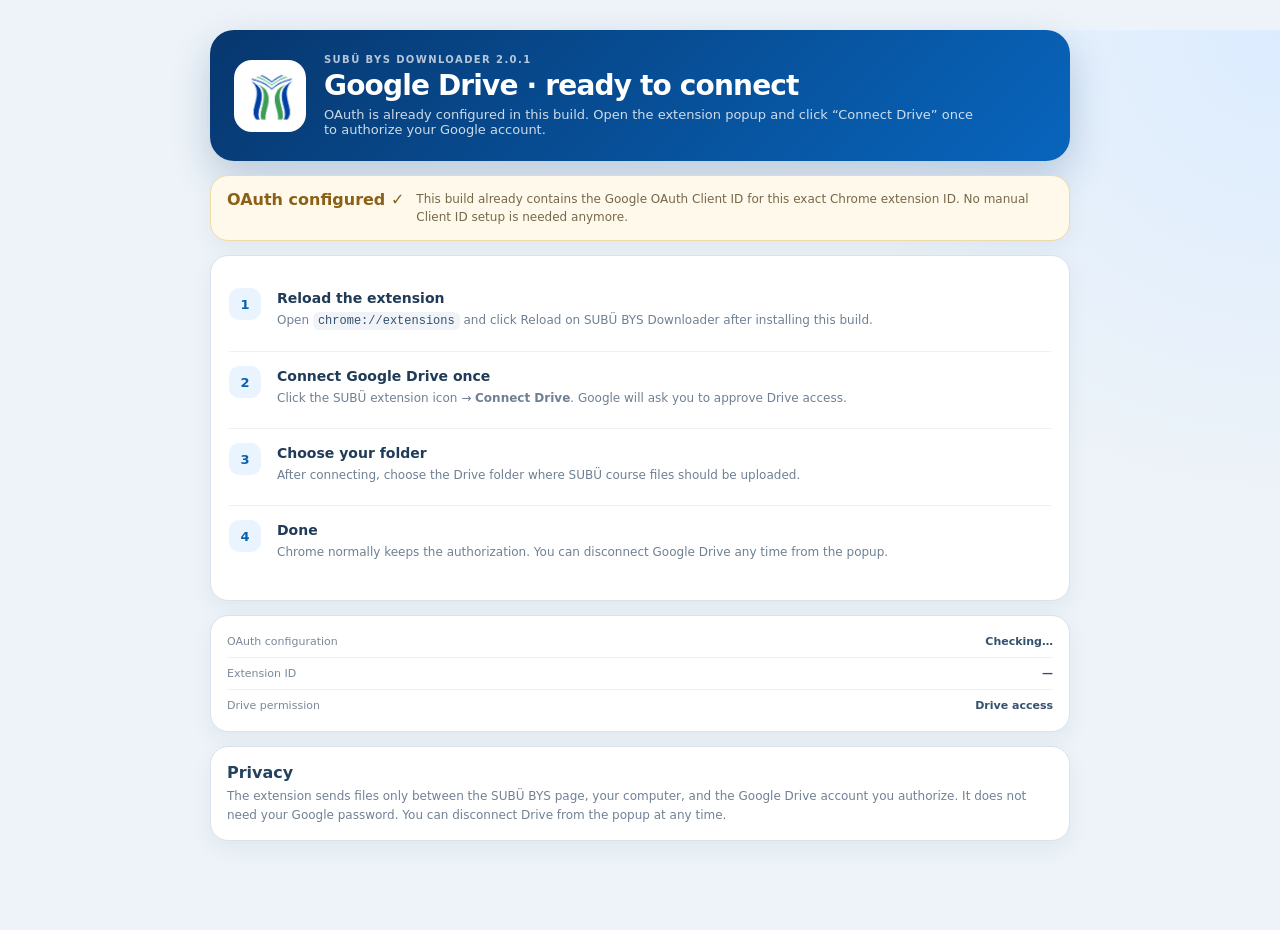
<file: drive-setup.html>
<!doctype html>
<html lang="en">
<head>
  <meta charset="utf-8" />
  <meta name="viewport" content="width=device-width, initial-scale=1" />
  <title>Google Drive Setup · SUBÜ BYS Downloader</title>
  <link rel="stylesheet" href="drive-setup.css" />
</head>
<body>
  <main class="setup-app">
    <header class="hero">
      <img src="icons/icon128.png" alt="SUBÜ" />
      <div><div class="kicker">SUBÜ BYS DOWNLOADER 2.0.1</div><h1>Google Drive · ready to connect</h1><p>OAuth is already configured in this build. Open the extension popup and click “Connect Drive” once to authorize your Google account.</p></div>
    </header>

    <section class="notice"><b>OAuth configured ✓</b><span>This build already contains the Google OAuth Client ID for this exact Chrome extension ID. No manual Client ID setup is needed anymore.</span></section>

    <section class="card">
      <div class="step"><span>1</span><div><b>Reload the extension</b><p>Open <code>chrome://extensions</code> and click Reload on SUBÜ BYS Downloader after installing this build.</p></div></div>
      <div class="step"><span>2</span><div><b>Connect Google Drive once</b><p>Click the SUBÜ extension icon → <strong>Connect Drive</strong>. Google will ask you to approve Drive access.</p></div></div>
      <div class="step"><span>3</span><div><b>Choose your folder</b><p>After connecting, choose the Drive folder where SUBÜ course files should be uploaded.</p></div></div>
      <div class="step"><span>4</span><div><b>Done</b><p>Chrome normally keeps the authorization. You can disconnect Google Drive any time from the popup.</p></div></div>
    </section>

    <section class="card compact">
      <div class="status-line"><span>OAuth configuration</span><b id="oauthStatus">Checking…</b></div>
      <div class="status-line"><span>Extension ID</span><b id="shortId">—</b></div>
      <div class="status-line"><span>Drive permission</span><b>Drive access</b></div>
    </section>

    <section class="privacy"><b>Privacy</b><p>The extension sends files only between the SUBÜ BYS page, your computer, and the Google Drive account you authorize. It does not need your Google password. You can disconnect Drive from the popup at any time.</p></section>
  </main>
  <script src="drive-setup.js"></script>
</body>
</html>
</file>
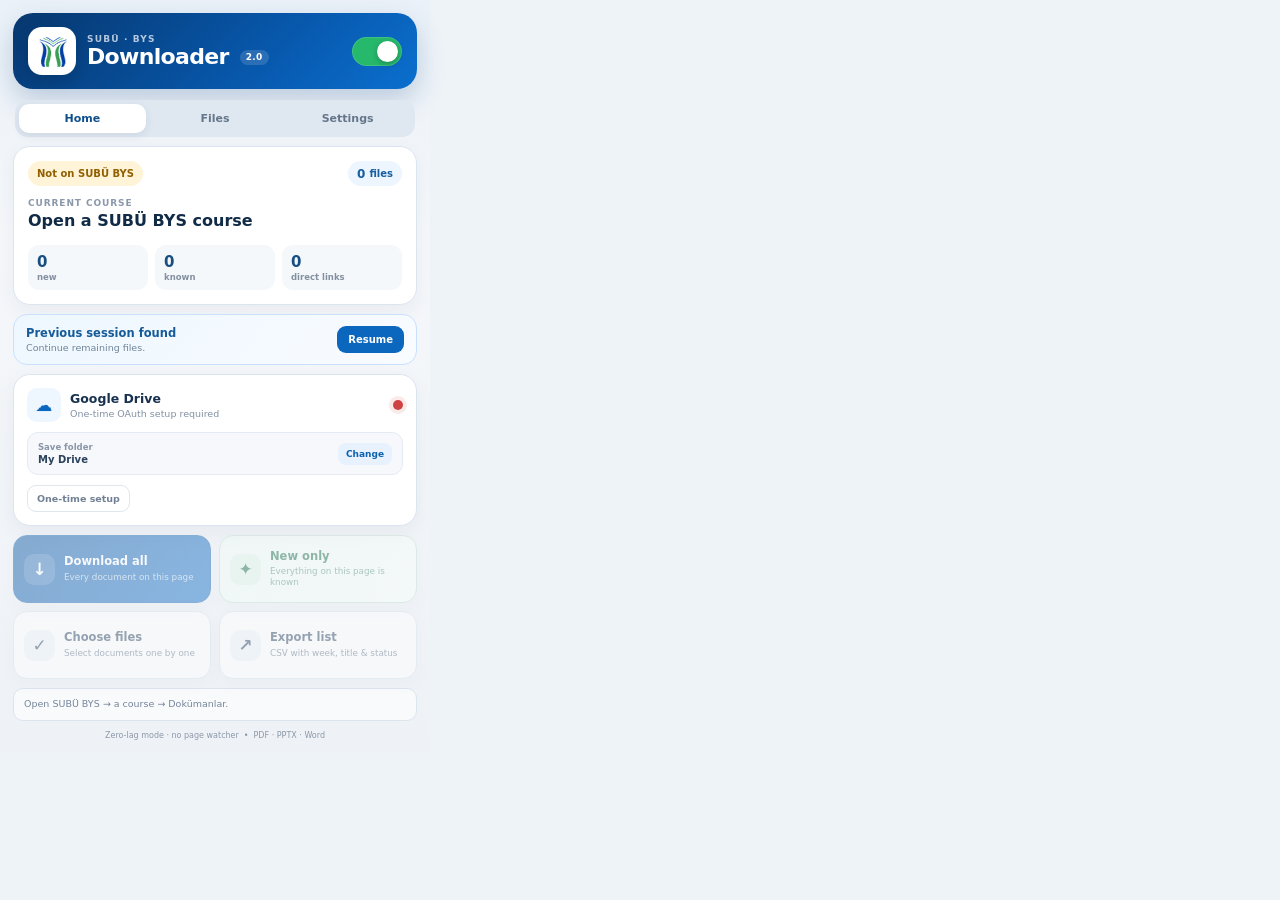
<file: popup.html>
<!doctype html>
<html lang="en">
<head>
  <meta charset="utf-8" />
  <meta name="viewport" content="width=device-width, initial-scale=1" />
  <title>SUBÜ BYS Downloader</title>
  <link rel="stylesheet" href="popup.css" />
</head>
<body>
  <main class="app">
    <header class="topbar">
      <div class="brand">
        <div class="logo-shell"><img src="icons/icon128.png" alt="SUBÜ" /></div>
        <div>
          <div class="brand-kicker">SUBÜ · BYS</div>
          <h1>Downloader <span>2.0</span></h1>
        </div>
      </div>
      <label class="power-switch" title="Turn extension on or off">
        <input id="enabledToggle" type="checkbox" />
        <span class="power-track"><span class="power-knob"></span></span>
      </label>
    </header>

    <nav class="tabs" aria-label="Extension sections">
      <button class="tab active" data-view="home" type="button">Home</button>
      <button class="tab" data-view="files" type="button">Files</button>
      <button class="tab" data-view="settings" type="button">Settings</button>
    </nav>

    <section id="view-home" class="view active">
      <section class="course-card card">
        <div class="card-topline">
          <span id="pageBadge" class="badge neutral">Checking BYS…</span>
          <span class="file-count"><b id="documentCount">—</b> files</span>
        </div>
        <div class="course-label">Current course</div>
        <div id="courseName" class="course-name">—</div>
        <div class="metric-row">
          <div><b id="newCount">—</b><span>new</span></div>
          <div><b id="savedCount">—</b><span>known</span></div>
          <div><b id="directCount">—</b><span>direct links</span></div>
        </div>
      </section>

      <section id="resumeCard" class="resume-card" hidden>
        <div><strong>Previous session found</strong><span id="resumeText">Continue remaining files.</span></div>
        <button id="resumeBtn" type="button">Resume</button>
      </section>

      <section class="drive-card card">
        <div class="section-heading">
          <div>
            <span class="section-icon cloud">☁</span>
            <div><strong>Google Drive</strong><small id="driveSubtitle">Checking connection…</small></div>
          </div>
          <span id="driveDot" class="connection-dot"></span>
        </div>
        <div id="driveAccount" class="drive-account" hidden></div>
        <div id="driveFolderBox" class="folder-box" hidden>
          <div><span>Save folder</span><strong id="driveFolderPath">My Drive</strong></div>
          <button id="changeFolderBtn" type="button">Change</button>
        </div>
        <div class="drive-actions">
          <button id="connectDriveBtn" class="soft-btn" type="button">Connect Drive</button>
          <button id="disconnectDriveBtn" class="ghost-btn" type="button" hidden>Disconnect</button>
          <button id="driveSetupBtn" class="ghost-btn" type="button" hidden>One-time setup</button>
        </div>
      </section>

      <section class="main-actions">
        <button id="downloadAllBtn" class="action-card primary" type="button" disabled>
          <span class="action-icon">↓</span>
          <span><strong>Download all</strong><small>Every document on this page</small></span>
        </button>
        <button id="newOnlyBtn" class="action-card accent" type="button" disabled>
          <span class="action-icon">✦</span>
          <span><strong>New only</strong><small id="newOnlyText">Only files not saved before</small></span>
        </button>
        <button id="chooseBtn" class="action-card" type="button" disabled>
          <span class="action-icon">✓</span>
          <span><strong>Choose files</strong><small>Select documents one by one</small></span>
        </button>
        <button id="exportBtn" class="action-card" type="button" disabled>
          <span class="action-icon">↗</span>
          <span><strong>Export list</strong><small>CSV with week, title & status</small></span>
        </button>
      </section>

      <div id="homeHint" class="hint">Open a SUBÜ BYS course and its Dokümanlar tab.</div>
    </section>

    <section id="view-files" class="view">
      <div class="files-toolbar">
        <div class="search-wrap"><span>⌕</span><input id="fileSearch" type="search" placeholder="Search documents…" /></div>
        <div class="quick-filters">
          <button type="button" data-filter="all" class="active">All</button>
          <button type="button" data-filter="new">New</button>
          <button type="button" data-filter="saved">Saved</button>
        </div>
      </div>
      <div class="selection-bar">
        <button id="selectAllBtn" type="button">Select all</button>
        <button id="clearSelectionBtn" type="button">Clear</button>
        <span><b id="selectedCount">0</b> selected</span>
      </div>
      <div id="fileList" class="file-list"></div>
      <div class="files-footer">
        <button id="downloadSelectedBtn" class="wide-primary" type="button" disabled>Download selected</button>
      </div>
    </section>

    <section id="view-settings" class="view">
      <section class="settings-card card">
        <div class="settings-title">File naming</div>
        <label class="field-label" for="filenamePattern">Filename format</label>
        <select id="filenamePattern">
          <option value="week-title">Hafta 01 - Document title</option>
          <option value="number-title">01 - Document title</option>
          <option value="title">Document title only</option>
          <option value="course-week-title">Course - Hafta 01 - Document</option>
        </select>
        <label class="setting-row"><span><b>Course folder on computer</b><small>Save under Downloads/SUBU/Course name</small></span><input id="localCourseFolder" type="checkbox" /></label>
        <label class="setting-row"><span><b>Course folder in Drive</b><small>Create/find the course folder automatically</small></span><input id="driveCourseFolder" type="checkbox" /></label>
      </section>

      <section class="settings-card card">
        <div class="settings-title">Reliability</div>
        <label class="field-label" for="delayMs">Delay between files</label>
        <select id="delayMs">
          <option value="1000">1 second</option>
          <option value="2000">2 seconds (recommended)</option>
          <option value="3000">3 seconds</option>
          <option value="5000">5 seconds</option>
        </select>
        <label class="field-label" for="retries">Automatic retries</label>
        <select id="retries">
          <option value="0">No retry</option>
          <option value="1">1 retry</option>
          <option value="2">2 retries</option>
          <option value="3">3 retries</option>
        </select>
        <label class="setting-row"><span><b>Auto-skip after retries</b><small>Continue without waiting for you</small></span><input id="autoSkip" type="checkbox" /></label>
        <label class="field-label" for="duplicatePolicy">Drive duplicates</label>
        <select id="duplicatePolicy">
          <option value="skip">Skip existing (recommended)</option>
          <option value="replace">Replace existing</option>
          <option value="keepboth">Keep both</option>
        </select>
      </section>

      <section class="settings-card card">
        <div class="settings-title">Save destination</div>
        <label class="setting-row"><span><b>Ask every time</b><small>Computer, Drive, or both before each session</small></span><input id="askDestination" type="checkbox" /></label>
        <label class="field-label" for="defaultDestination">Default when not asking</label>
        <select id="defaultDestination">
          <option value="computer">Computer</option>
          <option value="drive">Google Drive</option>
          <option value="both">Computer + Drive</option>
        </select>
      </section>

      <button id="clearHistoryBtn" class="danger-outline" type="button">Clear download history</button>
      <div id="settingsSaved" class="settings-saved">Settings save automatically.</div>
    </section>

    <footer class="footer"><span>Zero-lag mode · no page watcher</span><span>•</span><span>PDF · PPTX · Word</span></footer>
  </main>

  <div id="destinationSheet" class="sheet-backdrop" hidden>
    <section class="sheet">
      <div class="sheet-handle"></div>
      <div class="sheet-head"><div><strong>Where should I save?</strong><small id="destinationSummary">Selected files</small></div><button class="sheet-close" type="button" data-close-sheet>×</button></div>
      <div class="destination-grid">
        <button type="button" class="destination-option active" data-destination="computer"><span>💻</span><b>Computer</b><small>Downloads folder</small></button>
        <button type="button" class="destination-option" data-destination="drive"><span>☁</span><b>Drive</b><small>Upload directly</small></button>
        <button type="button" class="destination-option" data-destination="both"><span>↻</span><b>Both</b><small>Computer + Drive</small></button>
      </div>
      <div id="driveRequirement" class="drive-requirement" hidden></div>
      <label class="remember-row"><input id="rememberDestination" type="checkbox" /><span>Remember this choice and don’t ask next time</span></label>
      <button id="startTransferBtn" class="wide-primary" type="button">Start</button>
    </section>
  </div>

  <div id="folderSheet" class="sheet-backdrop" hidden>
    <section class="sheet folder-sheet">
      <div class="sheet-handle"></div>
      <div class="sheet-head"><div><strong>Choose Drive folder</strong><small id="folderBreadcrumb">My Drive</small></div><button class="sheet-close" type="button" data-close-folder>×</button></div>
      <div class="folder-tools"><button id="folderUpBtn" type="button">← Up</button><button id="newFolderBtn" type="button">+ New folder</button></div>
      <div id="folderList" class="folder-list"><div class="folder-loading">Loading…</div></div>
      <button id="selectCurrentFolderBtn" class="wide-primary" type="button">Use this folder</button>
    </section>
  </div>

  <script src="popup.js"></script>
</body>
</html>
</file>
<file: drive-setup.css>
:root { font-family: Inter, ui-sans-serif, system-ui, -apple-system, BlinkMacSystemFont, "Segoe UI", sans-serif; color: #162d47; background: #edf3f8; }
* { box-sizing: border-box; }
body { margin: 0; min-height: 100vh; background: radial-gradient(circle at 100% 0%, #dcecff 0, transparent 30%), #edf3f8; }
.setup-app { width: min(860px, calc(100% - 32px)); margin: 30px auto 60px; }
.hero { display: flex; align-items: center; gap: 18px; padding: 24px; border-radius: 24px; background: linear-gradient(135deg, #07376e, #0865bd); color: #fff; box-shadow: 0 16px 38px rgba(7,61,120,.22); }
.hero img { width: 72px; height: 72px; padding: 9px; border-radius: 18px; background: #fff; object-fit: contain; }
.kicker { font-size: 10px; letter-spacing: .14em; font-weight: 850; opacity: .7; }
h1 { margin: 4px 0 5px; font-size: 28px; letter-spacing: -.03em; }
.hero p { margin: 0; max-width: 650px; color: rgba(255,255,255,.8); font-size: 13px; }
.notice, .card, .privacy { margin-top: 14px; border: 1px solid #d8e3ee; border-radius: 18px; background: #fff; box-shadow: 0 8px 22px rgba(38,62,88,.06); }
.notice { display: flex; gap: 12px; padding: 14px 16px; background: #fff9eb; border-color: #efdba8; }
.notice b { color: #8a6116; white-space: nowrap; }
.notice span { color: #77684a; font-size: 12px; line-height: 1.5; }
.card { padding: 18px; }
.step { display: grid; grid-template-columns: 36px 1fr; gap: 12px; padding: 14px 0; border-bottom: 1px solid #edf1f5; }
.step:last-child { border-bottom: 0; }
.step > span { width: 32px; height: 32px; display: grid; place-items: center; border-radius: 10px; background: #eaf4ff; color: #0a61ad; font-size: 13px; font-weight: 900; }
.step b { color: #1f3b58; font-size: 14px; }
.step p { margin: 4px 0 7px; color: #6f8093; font-size: 12px; line-height: 1.5; }
a { display: inline-block; color: #0862b6; font-size: 12px; font-weight: 800; text-decoration: none; }
code { padding: 2px 5px; border-radius: 6px; background: #f0f4f8; color: #35516e; font-family: ui-monospace, SFMono-Regular, Consolas, monospace; }
.copy-row { display: flex; align-items: center; gap: 8px; margin-top: 7px; }
.copy-row code { flex: 1; padding: 9px 10px; overflow-wrap: anywhere; }
.copy-row button { border: 0; border-radius: 9px; padding: 9px 12px; background: #0a63b5; color: #fff; font-size: 11px; font-weight: 850; cursor: pointer; }
.compact { padding: 10px 16px; }
.status-line { display: flex; align-items: center; justify-content: space-between; gap: 12px; padding: 9px 0; border-bottom: 1px solid #eef2f5; color: #7a8999; font-size: 11px; }
.status-line:last-child { border-bottom: 0; }
.status-line b { color: #35516d; }
.status-line b.good { color: #168653; }
.status-line b.bad { color: #b44742; }
.privacy { padding: 16px; }
.privacy b { color: #23425f; }
.privacy p { margin: 5px 0 0; color: #718195; font-size: 12px; line-height: 1.55; }
</file>
<file: popup.css>
:root {
  font-family: Inter, ui-sans-serif, system-ui, -apple-system, BlinkMacSystemFont, "Segoe UI", sans-serif;
  color: #142033;
  background: #eef3f8;
  font-synthesis: none;
}
* { box-sizing: border-box; }
html, body { margin: 0; width: 430px; min-height: 610px; }
body { background: linear-gradient(180deg, #eaf1f8 0, #f5f7fa 240px, #eef2f6 100%); }
button, input, select { font: inherit; }
button { -webkit-tap-highlight-color: transparent; }
.app { padding: 13px; }

.topbar {
  display: flex; align-items: center; justify-content: space-between; gap: 12px;
  padding: 14px 15px; border-radius: 20px;
  background: linear-gradient(135deg, #07376e 0%, #0756a9 58%, #0b6fce 100%);
  color: white; box-shadow: 0 12px 28px rgba(7, 62, 126, .22);
}
.brand { display: flex; align-items: center; gap: 11px; min-width: 0; }
.logo-shell { width: 48px; height: 48px; display: grid; place-items: center; padding: 6px; border-radius: 14px; background: #fff; box-shadow: 0 6px 14px rgba(0,0,0,.13); }
.logo-shell img { width: 100%; height: 100%; object-fit: contain; }
.brand-kicker { font-size: 9px; font-weight: 800; letter-spacing: .13em; opacity: .7; }
h1 { margin: 2px 0 0; font-size: 22px; line-height: 1; letter-spacing: -.03em; }
h1 span { display: inline-block; margin-left: 4px; padding: 3px 6px; border-radius: 999px; background: rgba(255,255,255,.14); font-size: 9px; letter-spacing: .03em; vertical-align: 4px; }
.power-switch { flex: 0 0 auto; cursor: pointer; }
.power-switch input { display: none; }
.power-track { width: 50px; height: 29px; display: block; position: relative; border-radius: 999px; background: rgba(255,255,255,.25); box-shadow: inset 0 0 0 1px rgba(255,255,255,.12); transition: .16s ease; }
.power-knob { position: absolute; left: 4px; top: 4px; width: 21px; height: 21px; border-radius: 50%; background: white; box-shadow: 0 2px 6px rgba(0,0,0,.25); transition: .16s ease; }
.power-switch input:checked + .power-track { background: #26b96c; }
.power-switch input:checked + .power-track .power-knob { transform: translateX(21px); }

.tabs { display: grid; grid-template-columns: repeat(3, 1fr); gap: 6px; margin: 11px 2px 9px; padding: 4px; border-radius: 13px; background: #dfe8f1; }
.tab { border: 0; border-radius: 10px; padding: 8px 9px; background: transparent; color: #66768a; font-size: 11px; font-weight: 800; cursor: pointer; }
.tab.active { background: #fff; color: #0d4f8d; box-shadow: 0 3px 9px rgba(28, 55, 85, .09); }
.view { display: none; }
.view.active { display: block; }

.card { background: #fff; border: 1px solid #dce5ef; border-radius: 17px; box-shadow: 0 7px 19px rgba(36, 61, 89, .055); }
.course-card { padding: 14px; }
.card-topline { display: flex; align-items: center; justify-content: space-between; gap: 8px; }
.badge, .file-count { min-height: 25px; display: inline-flex; align-items: center; border-radius: 999px; font-size: 10px; font-weight: 800; }
.badge { padding: 5px 9px; background: #eef2f6; color: #6d7a8d; }
.badge.ready { background: #e8f7ef; color: #137346; }
.badge.warn { background: #fff3d8; color: #916000; }
.badge.error { background: #fdecea; color: #b13b35; }
.file-count { gap: 4px; padding: 5px 9px; background: #edf5ff; color: #175f9f; }
.file-count b { font-size: 12px; }
.course-label { margin-top: 12px; color: #8a98aa; font-size: 9px; font-weight: 850; letter-spacing: .1em; text-transform: uppercase; }
.course-name { margin-top: 3px; min-height: 22px; color: #112b47; font-size: 16px; line-height: 1.25; font-weight: 850; overflow-wrap: anywhere; }
.metric-row { display: grid; grid-template-columns: repeat(3, 1fr); gap: 7px; margin-top: 12px; }
.metric-row > div { padding: 8px 9px; border-radius: 11px; background: #f5f8fb; }
.metric-row b { display: block; color: #174f82; font-size: 15px; }
.metric-row span { display: block; margin-top: 1px; color: #8390a1; font-size: 8.5px; font-weight: 700; }

.resume-card { margin-top: 9px; padding: 11px 12px; display: flex; align-items: center; justify-content: space-between; gap: 10px; border-radius: 14px; border: 1px solid #c9e1ff; background: linear-gradient(135deg, #eef7ff, #f8fbff); }
.resume-card strong { display: block; color: #155b9a; font-size: 11.5px; }
.resume-card span { display: block; margin-top: 2px; color: #6f8499; font-size: 9.5px; }
.resume-card button { border: 0; border-radius: 9px; padding: 8px 11px; background: #0b67bd; color: #fff; font-size: 10px; font-weight: 800; cursor: pointer; }

.drive-card { margin-top: 9px; padding: 13px; }
.section-heading { display: flex; align-items: center; justify-content: space-between; gap: 10px; }
.section-heading > div:first-child { display: flex; align-items: center; gap: 9px; min-width: 0; }
.section-icon { width: 34px; height: 34px; display: grid; place-items: center; border-radius: 10px; font-size: 17px; }
.section-icon.cloud { background: #eef6ff; color: #0b67bd; }
.section-heading strong { display: block; color: #17314f; font-size: 12.5px; }
.section-heading small { display: block; margin-top: 2px; max-width: 270px; color: #8190a3; font-size: 9.5px; white-space: nowrap; overflow: hidden; text-overflow: ellipsis; }
.connection-dot { width: 10px; height: 10px; flex: 0 0 auto; border-radius: 50%; background: #a8b2be; box-shadow: 0 0 0 4px rgba(168,178,190,.12); }
.connection-dot.connected { background: #1aa15a; box-shadow: 0 0 0 4px rgba(26,161,90,.12); }
.connection-dot.error { background: #ce4444; box-shadow: 0 0 0 4px rgba(206,68,68,.11); }
.drive-account { margin: 9px 0 0 43px; color: #607187; font-size: 9.5px; }
.folder-box { margin-top: 10px; display: flex; align-items: center; justify-content: space-between; gap: 8px; padding: 9px 10px; border-radius: 11px; background: #f6f8fb; border: 1px solid #e5ebf2; }
.folder-box span { display: block; color: #8896a7; font-size: 8.5px; font-weight: 700; }
.folder-box strong { display: block; margin-top: 2px; max-width: 265px; color: #2b425d; font-size: 10px; white-space: nowrap; overflow: hidden; text-overflow: ellipsis; }
.folder-box button, .drive-actions button { cursor: pointer; }
.folder-box button { border: 0; border-radius: 8px; padding: 6px 8px; background: #e8f2ff; color: #0b61ad; font-size: 9px; font-weight: 800; }
.drive-actions { display: flex; gap: 6px; margin-top: 10px; }
.soft-btn, .ghost-btn { border-radius: 9px; padding: 7px 9px; font-size: 9.5px; font-weight: 800; }
.soft-btn { border: 1px solid #c8ddf4; background: #edf6ff; color: #0b5fa9; }
.ghost-btn { border: 1px solid #dfe6ee; background: #fff; color: #718094; }

.main-actions { display: grid; grid-template-columns: 1fr 1fr; gap: 8px; margin-top: 9px; }
.action-card { min-height: 68px; display: flex; align-items: center; gap: 9px; padding: 10px; border: 1px solid #d9e3ee; border-radius: 14px; background: #fff; color: #29415d; text-align: left; cursor: pointer; box-shadow: 0 6px 16px rgba(36,61,89,.045); transition: transform .12s ease, box-shadow .12s ease, opacity .12s ease; }
.action-card:not(:disabled):hover { transform: translateY(-1px); box-shadow: 0 8px 19px rgba(36,61,89,.08); }
.action-card:disabled { opacity: .45; cursor: not-allowed; }
.action-card.primary { border-color: #0a5fae; background: linear-gradient(135deg, #0753a1, #0b6bc8); color: #fff; }
.action-card.accent { border-color: #c5dfd1; background: linear-gradient(135deg, #f0fbf5, #f8fffb); color: #176b44; }
.action-icon { width: 31px; height: 31px; flex: 0 0 auto; display: grid; place-items: center; border-radius: 10px; background: #eef4fa; font-size: 17px; font-weight: 900; }
.primary .action-icon { background: rgba(255,255,255,.15); }
.accent .action-icon { background: #dff4e8; }
.action-card strong { display: block; font-size: 11.5px; line-height: 1.05; }
.action-card small { display: block; margin-top: 4px; font-size: 8.8px; line-height: 1.25; opacity: .72; }
.hint { margin-top: 9px; padding: 9px 10px; border: 1px solid #dce5ee; border-radius: 10px; background: rgba(255,255,255,.65); color: #75859a; font-size: 9.5px; line-height: 1.35; }
.hint.ok { border-color: #d2eadc; background: #f4fbf7; color: #1d784c; }
.hint.error { border-color: #f0d0ce; background: #fff6f5; color: #af4038; }

.files-toolbar { position: sticky; top: 0; z-index: 2; padding-top: 1px; background: #eef3f8; }
.search-wrap { display: flex; align-items: center; gap: 7px; padding: 9px 10px; border: 1px solid #d9e3ee; border-radius: 12px; background: #fff; }
.search-wrap span { color: #8391a2; font-size: 17px; }
.search-wrap input { width: 100%; border: 0; outline: 0; background: transparent; color: #20354f; font-size: 11px; }
.quick-filters { display: flex; gap: 6px; margin-top: 7px; }
.quick-filters button { border: 1px solid #dce5ef; border-radius: 999px; padding: 5px 9px; background: #fff; color: #748399; font-size: 9px; font-weight: 800; cursor: pointer; }
.quick-filters button.active { border-color: #b9d5f2; background: #eaf4ff; color: #0b61ad; }
.selection-bar { display: flex; align-items: center; gap: 6px; margin: 9px 0 7px; }
.selection-bar button { border: 0; border-radius: 8px; padding: 6px 8px; background: #e7eef6; color: #50647b; font-size: 9px; font-weight: 800; cursor: pointer; }
.selection-bar span { margin-left: auto; color: #7d8b9c; font-size: 9px; }
.file-list { max-height: 405px; overflow: auto; padding-right: 2px; }
.file-row { display: grid; grid-template-columns: 25px 1fr auto; gap: 8px; align-items: center; margin-bottom: 6px; padding: 9px; border: 1px solid #dfe7f0; border-radius: 12px; background: #fff; cursor: pointer; }
.file-row:hover { border-color: #c3d8ec; }
.file-row.selected { border-color: #8abce9; background: #f4f9ff; }
.file-check { width: 20px; height: 20px; display: grid; place-items: center; border: 2px solid #a7b5c5; border-radius: 6px; color: transparent; font-size: 12px; font-weight: 900; }
.file-row.selected .file-check { border-color: #0b67bd; background: #0b67bd; color: white; }
.file-main { min-width: 0; }
.file-week { color: #7990a6; font-size: 8.5px; font-weight: 800; }
.file-title { margin-top: 2px; color: #243b56; font-size: 10.5px; line-height: 1.28; font-weight: 700; overflow-wrap: anywhere; }
.file-state { padding: 4px 6px; border-radius: 999px; background: #f0f3f6; color: #7d8998; font-size: 8px; font-weight: 850; }
.file-state.new { background: #e9f8ef; color: #177247; }
.file-state.saved { background: #edf4fb; color: #416989; }
.files-footer { position: sticky; bottom: 0; padding-top: 8px; background: linear-gradient(180deg, rgba(238,243,248,0), #eef3f8 30%); }
.wide-primary { width: 100%; border: 1px solid #0b5da9; border-radius: 12px; padding: 11px 13px; background: linear-gradient(135deg, #0753a1, #0b6bc8); color: #fff; font-size: 11px; font-weight: 850; cursor: pointer; box-shadow: 0 6px 15px rgba(7,83,161,.17); }
.wide-primary:disabled { opacity: .45; cursor: not-allowed; box-shadow: none; }

.settings-card { margin-bottom: 8px; padding: 12px; }
.settings-title { margin-bottom: 9px; color: #193b60; font-size: 11.5px; font-weight: 850; }
.field-label { display: block; margin: 9px 0 4px; color: #718297; font-size: 8.5px; font-weight: 800; }
select { width: 100%; border: 1px solid #dbe4ee; border-radius: 9px; padding: 8px 9px; outline: 0; background: #f9fbfd; color: #30465f; font-size: 10px; }
.setting-row { display: flex; align-items: center; justify-content: space-between; gap: 12px; padding: 9px 0; border-bottom: 1px solid #eef2f6; }
.setting-row:last-child { border-bottom: 0; padding-bottom: 0; }
.setting-row span { min-width: 0; }
.setting-row b { display: block; color: #30455d; font-size: 10px; }
.setting-row small { display: block; margin-top: 2px; color: #8996a6; font-size: 8.4px; line-height: 1.25; }
.setting-row input { width: 17px; height: 17px; accent-color: #0b67bd; }
.danger-outline { width: 100%; border: 1px solid #efc7c4; border-radius: 10px; padding: 9px; background: #fff8f7; color: #ad423b; font-size: 9.5px; font-weight: 800; cursor: pointer; }
.settings-saved { padding: 8px 2px 0; text-align: center; color: #8b98a8; font-size: 8.5px; }

.footer { display: flex; justify-content: center; gap: 5px; padding: 10px 0 0; color: #8b98a8; font-size: 8px; }

.sheet-backdrop { position: fixed; inset: 0; z-index: 30; display: flex; align-items: flex-end; padding: 10px; background: rgba(16, 30, 48, .42); }
.sheet-backdrop[hidden] { display: none; }
.sheet { width: 100%; max-height: 92vh; overflow: auto; border-radius: 20px; padding: 12px; background: #fff; box-shadow: 0 18px 45px rgba(15, 35, 60, .28); }
.sheet-handle { width: 42px; height: 4px; margin: 0 auto 9px; border-radius: 999px; background: #d5dde6; }
.sheet-head { display: flex; align-items: flex-start; justify-content: space-between; gap: 10px; }
.sheet-head strong { display: block; color: #17314f; font-size: 14px; }
.sheet-head small { display: block; margin-top: 2px; color: #8795a7; font-size: 9px; }
.sheet-close { width: 29px; height: 29px; border: 0; border-radius: 9px; background: #f0f3f7; color: #67788d; font-size: 18px; cursor: pointer; }
.destination-grid { display: grid; grid-template-columns: repeat(3, 1fr); gap: 7px; margin-top: 13px; }
.destination-option { min-height: 86px; border: 1px solid #dfe6ee; border-radius: 13px; padding: 9px 7px; background: #fff; color: #344a62; text-align: center; cursor: pointer; }
.destination-option.active { border-color: #78afe0; background: #eef7ff; box-shadow: inset 0 0 0 1px #b9d8f3; }
.destination-option span { display: block; font-size: 20px; }
.destination-option b { display: block; margin-top: 5px; font-size: 10px; }
.destination-option small { display: block; margin-top: 2px; color: #8896a5; font-size: 7.8px; }
.drive-requirement { margin-top: 9px; padding: 8px 9px; border: 1px solid #f0d6b4; border-radius: 10px; background: #fff8ec; color: #92631c; font-size: 9px; line-height: 1.35; }
.drive-requirement button { margin-left: 5px; border: 0; border-radius: 7px; padding: 5px 7px; background: #f0b24a; color: #fff; font-size: 8px; font-weight: 800; cursor: pointer; }
.remember-row { display: flex; align-items: center; gap: 7px; margin: 11px 0; color: #617188; font-size: 9px; }
.remember-row input { accent-color: #0b67bd; }

.folder-tools { display: flex; justify-content: space-between; gap: 8px; margin-top: 11px; }
.folder-tools button { border: 1px solid #dce5ee; border-radius: 8px; padding: 6px 8px; background: #f7f9fb; color: #617287; font-size: 9px; font-weight: 800; cursor: pointer; }
.folder-list { min-height: 180px; max-height: 310px; overflow: auto; margin: 9px 0; border: 1px solid #e1e8f0; border-radius: 12px; background: #fafbfd; }
.folder-item { display: flex; align-items: center; gap: 8px; padding: 10px; border-bottom: 1px solid #edf1f5; cursor: pointer; }
.folder-item:last-child { border-bottom: 0; }
.folder-item:hover { background: #eef6ff; }
.folder-icon { width: 28px; height: 24px; display: grid; place-items: center; border-radius: 7px; background: #eaf3ff; color: #0b67bd; }
.folder-item strong { color: #344a62; font-size: 10px; }
.folder-loading, .folder-empty { padding: 25px 12px; text-align: center; color: #8794a5; font-size: 10px; }

@media (prefers-color-scheme: dark) {
  :root { color: #e5edf6; background: #111923; }
  body { background: linear-gradient(180deg, #101923, #151d27); }
  .tabs { background: #1f2a36; }
  .tab { color: #8fa0b5; }
  .tab.active { background: #263342; color: #cfe6ff; }
  .card, .action-card, .search-wrap, .file-row, .sheet { background: #18222e; border-color: #2a3847; color: #dce8f4; }
  .course-name, .section-heading strong, .settings-title, .file-title, .sheet-head strong { color: #e7f1fb; }
  .metric-row > div, .folder-box, select { background: #202c39; border-color: #2d3b4b; color: #dce8f4; }
  .action-card { color: #dce8f4; }
  .hint { background: #18222e; border-color: #2a3847; }
  .files-toolbar, .files-footer { background: #111923; }
  .folder-list { background: #141e29; border-color: #2c3948; }
  .folder-item { border-color: #253240; }
}
</file>
